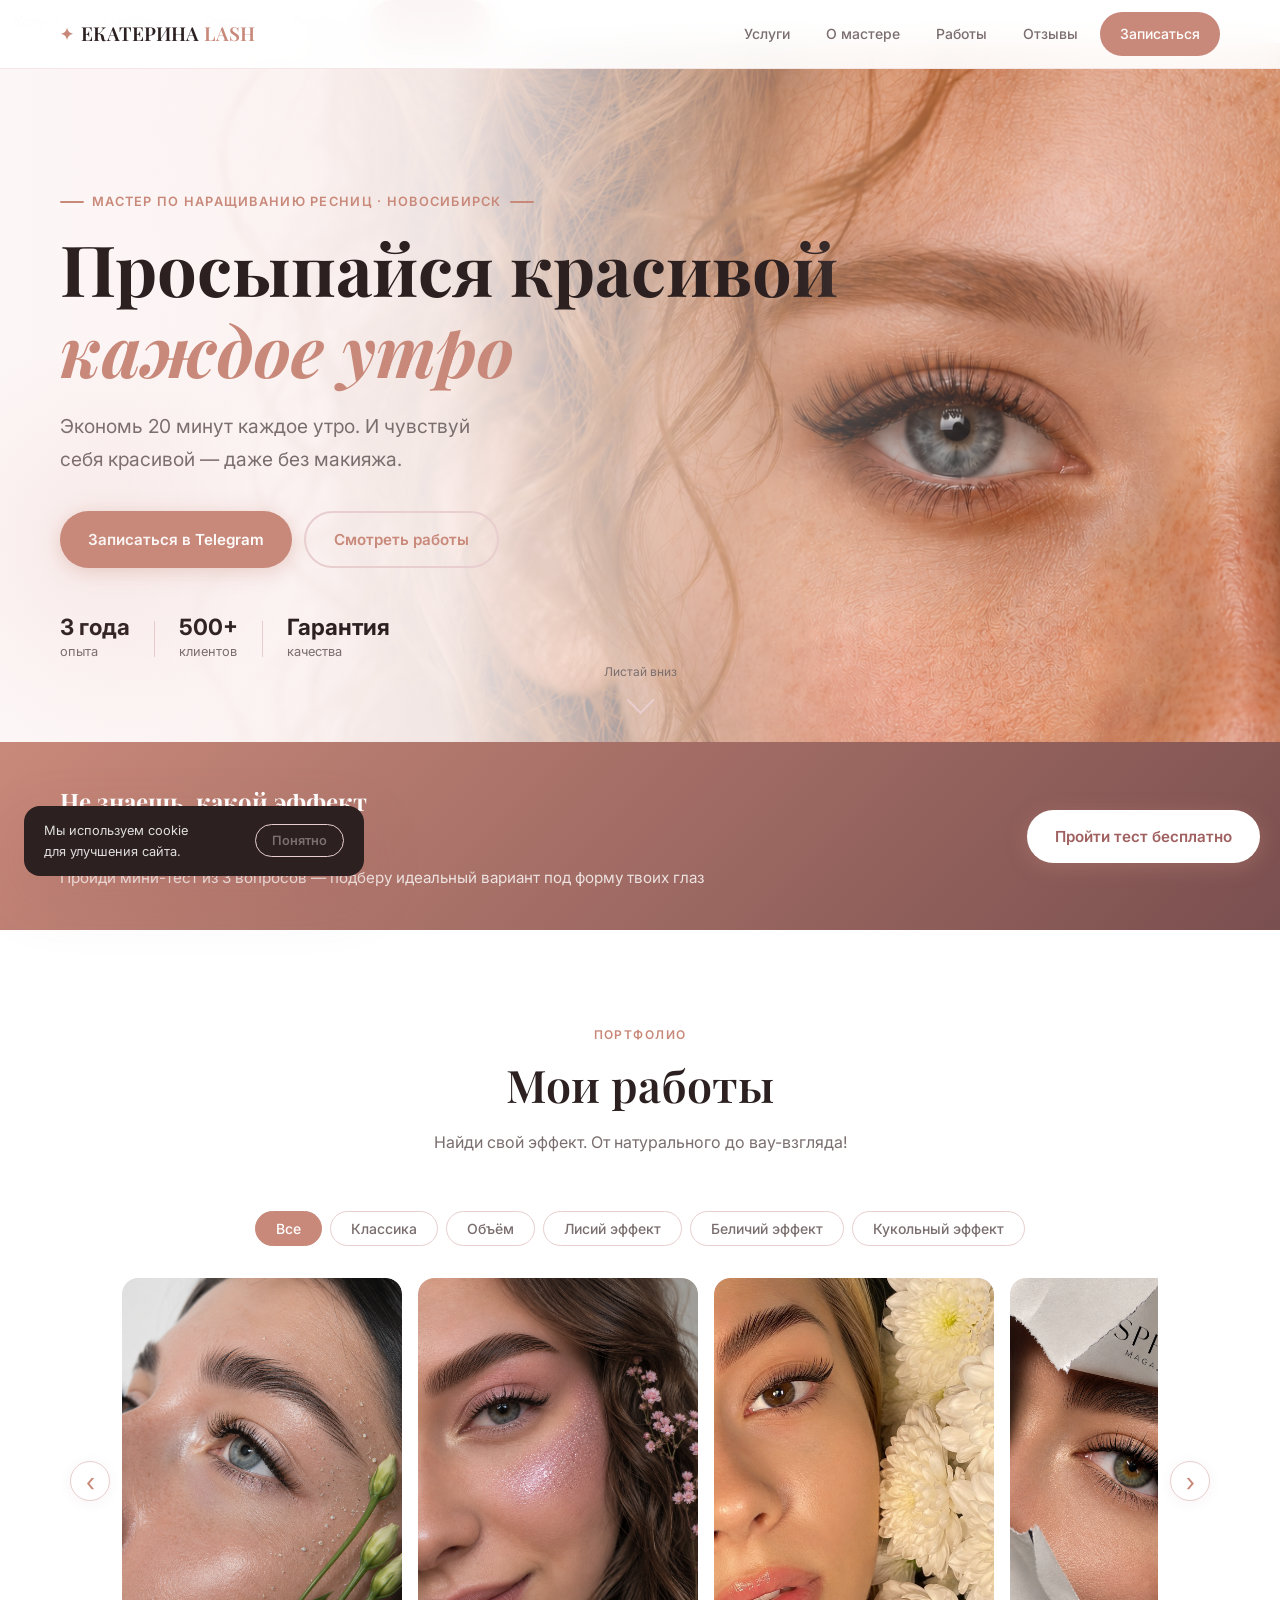
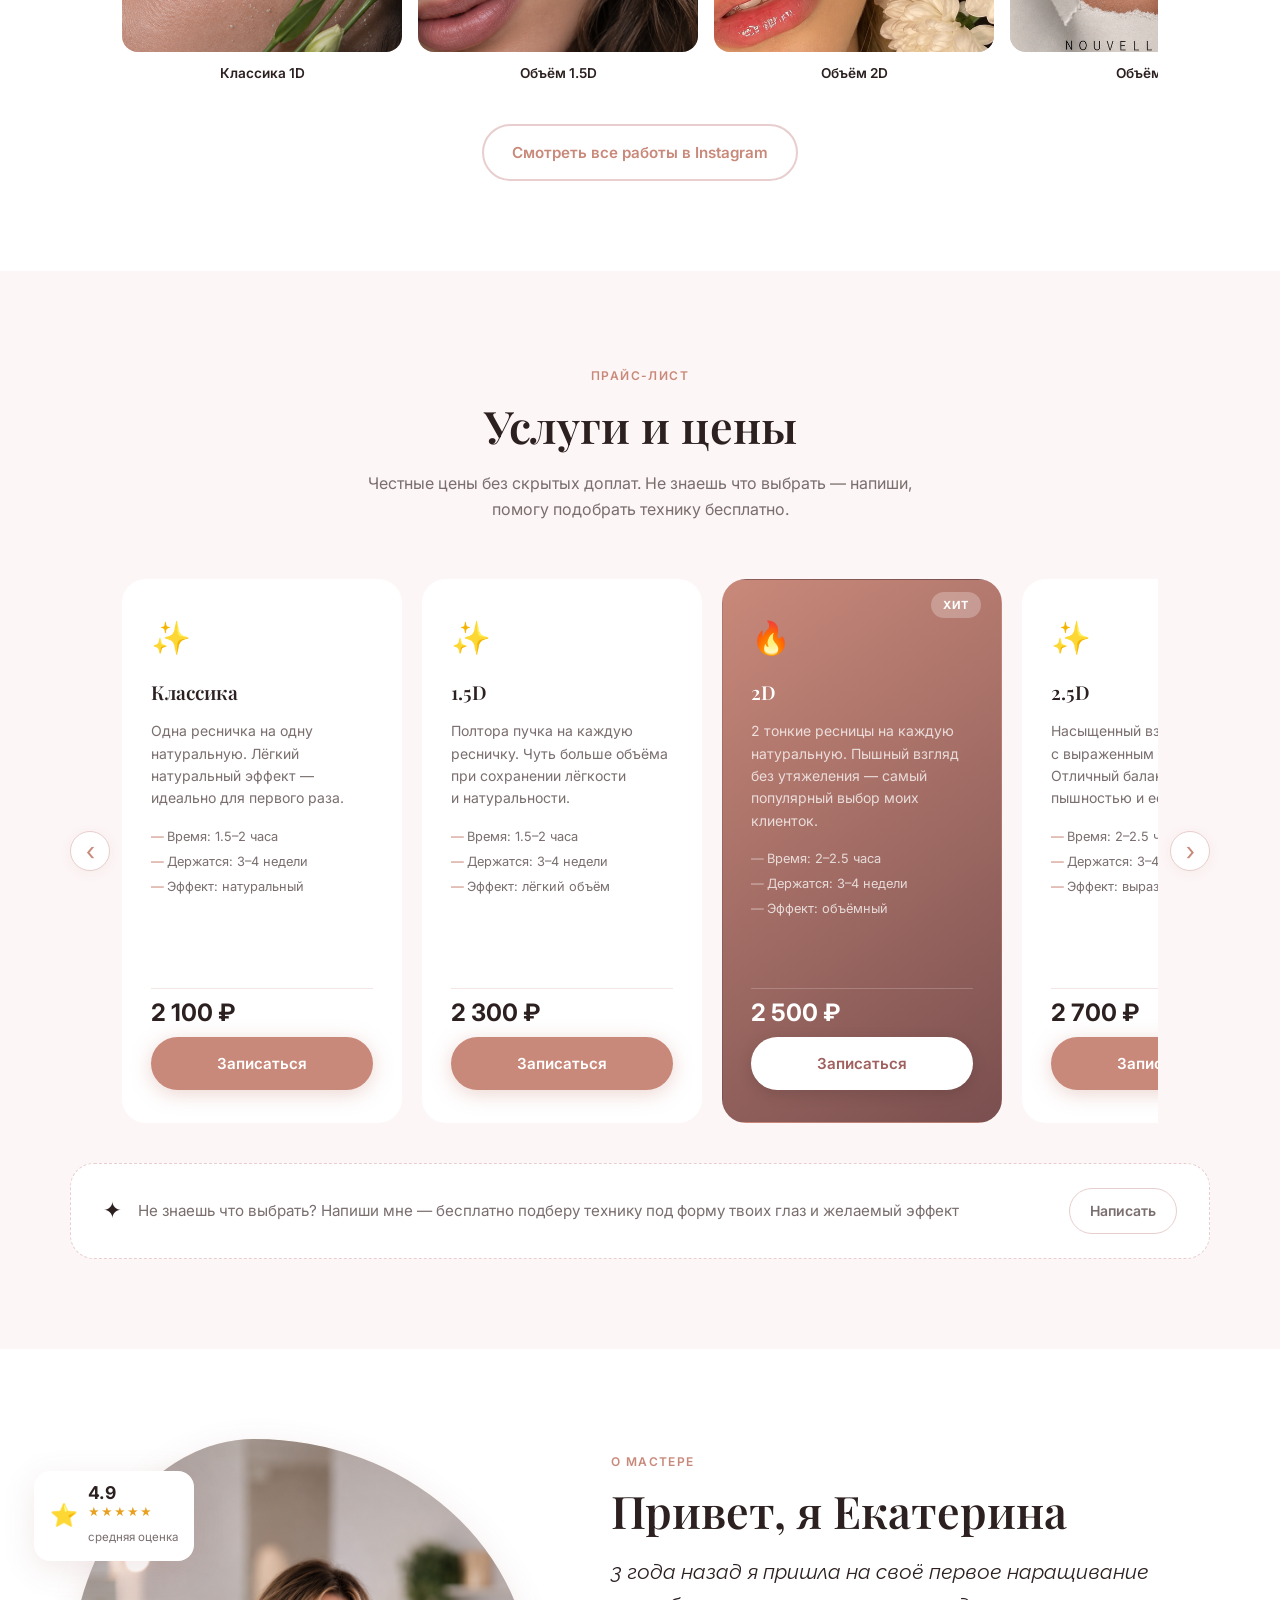
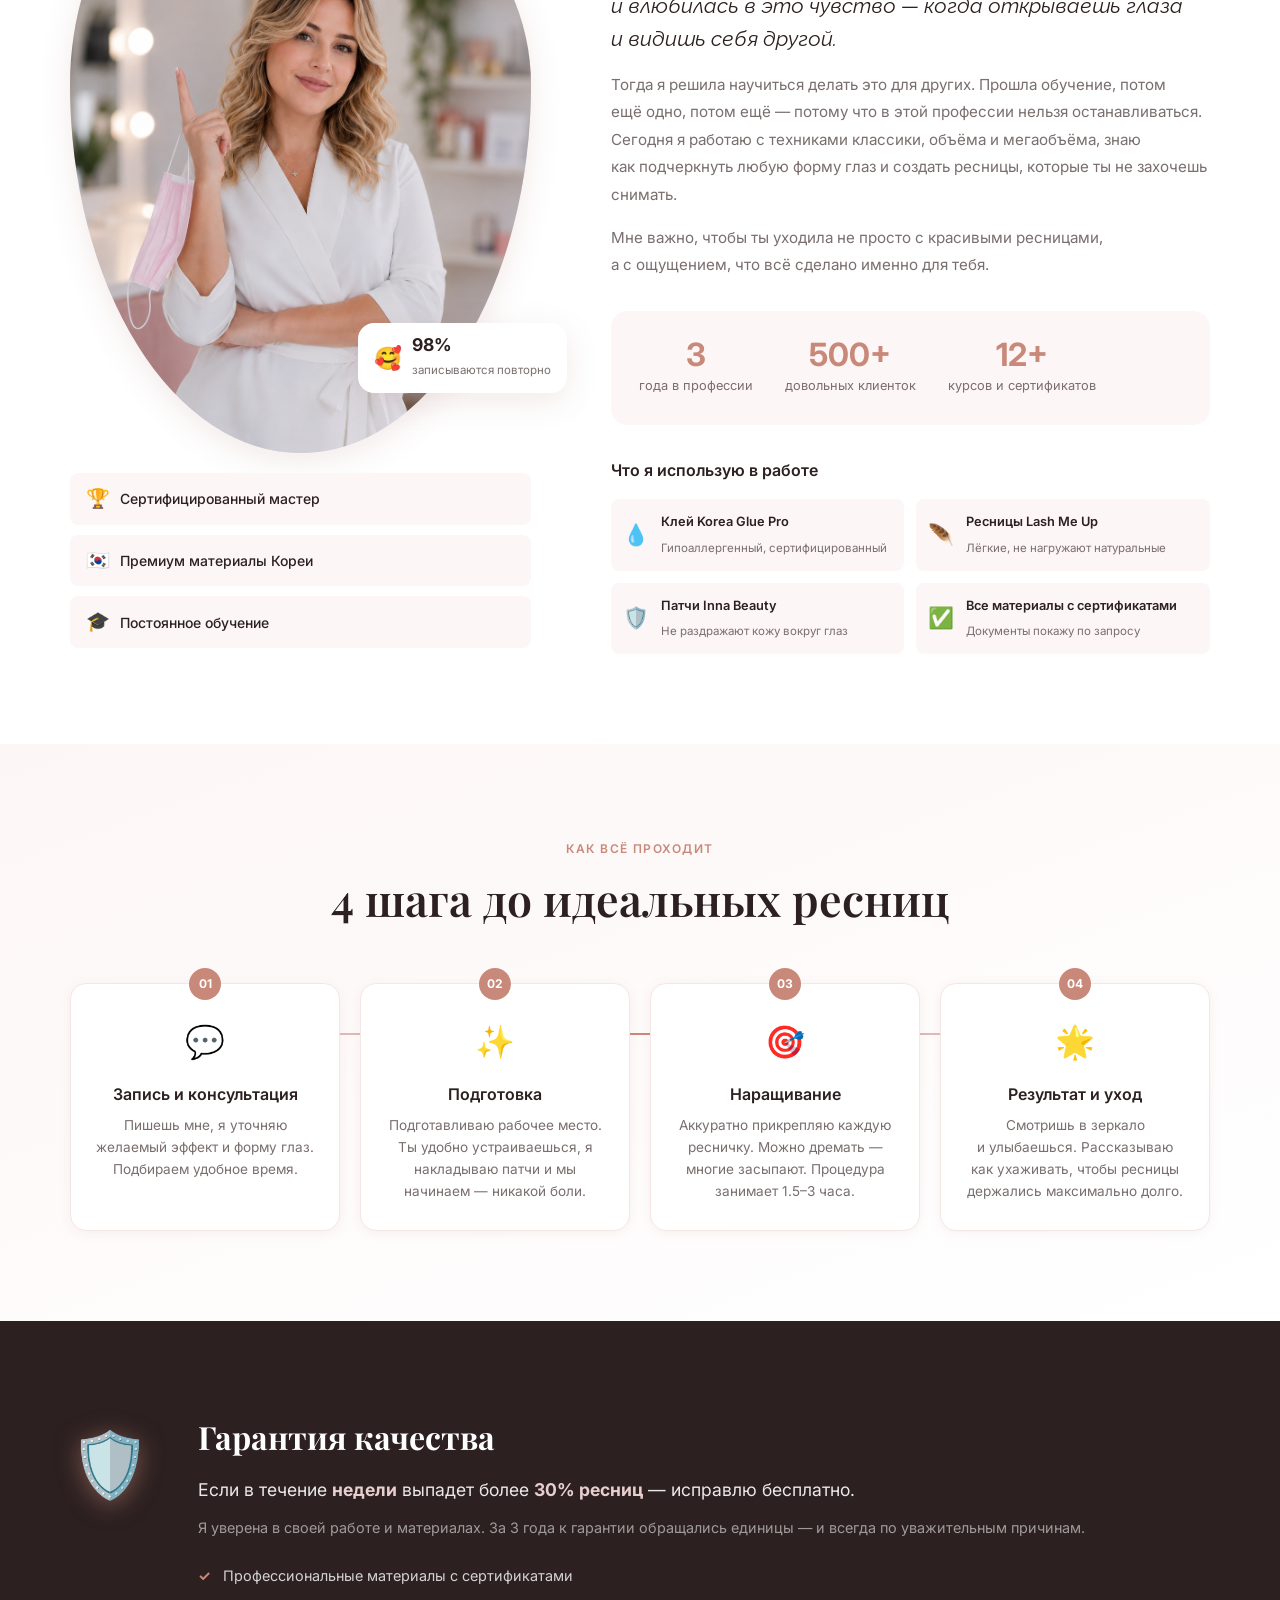
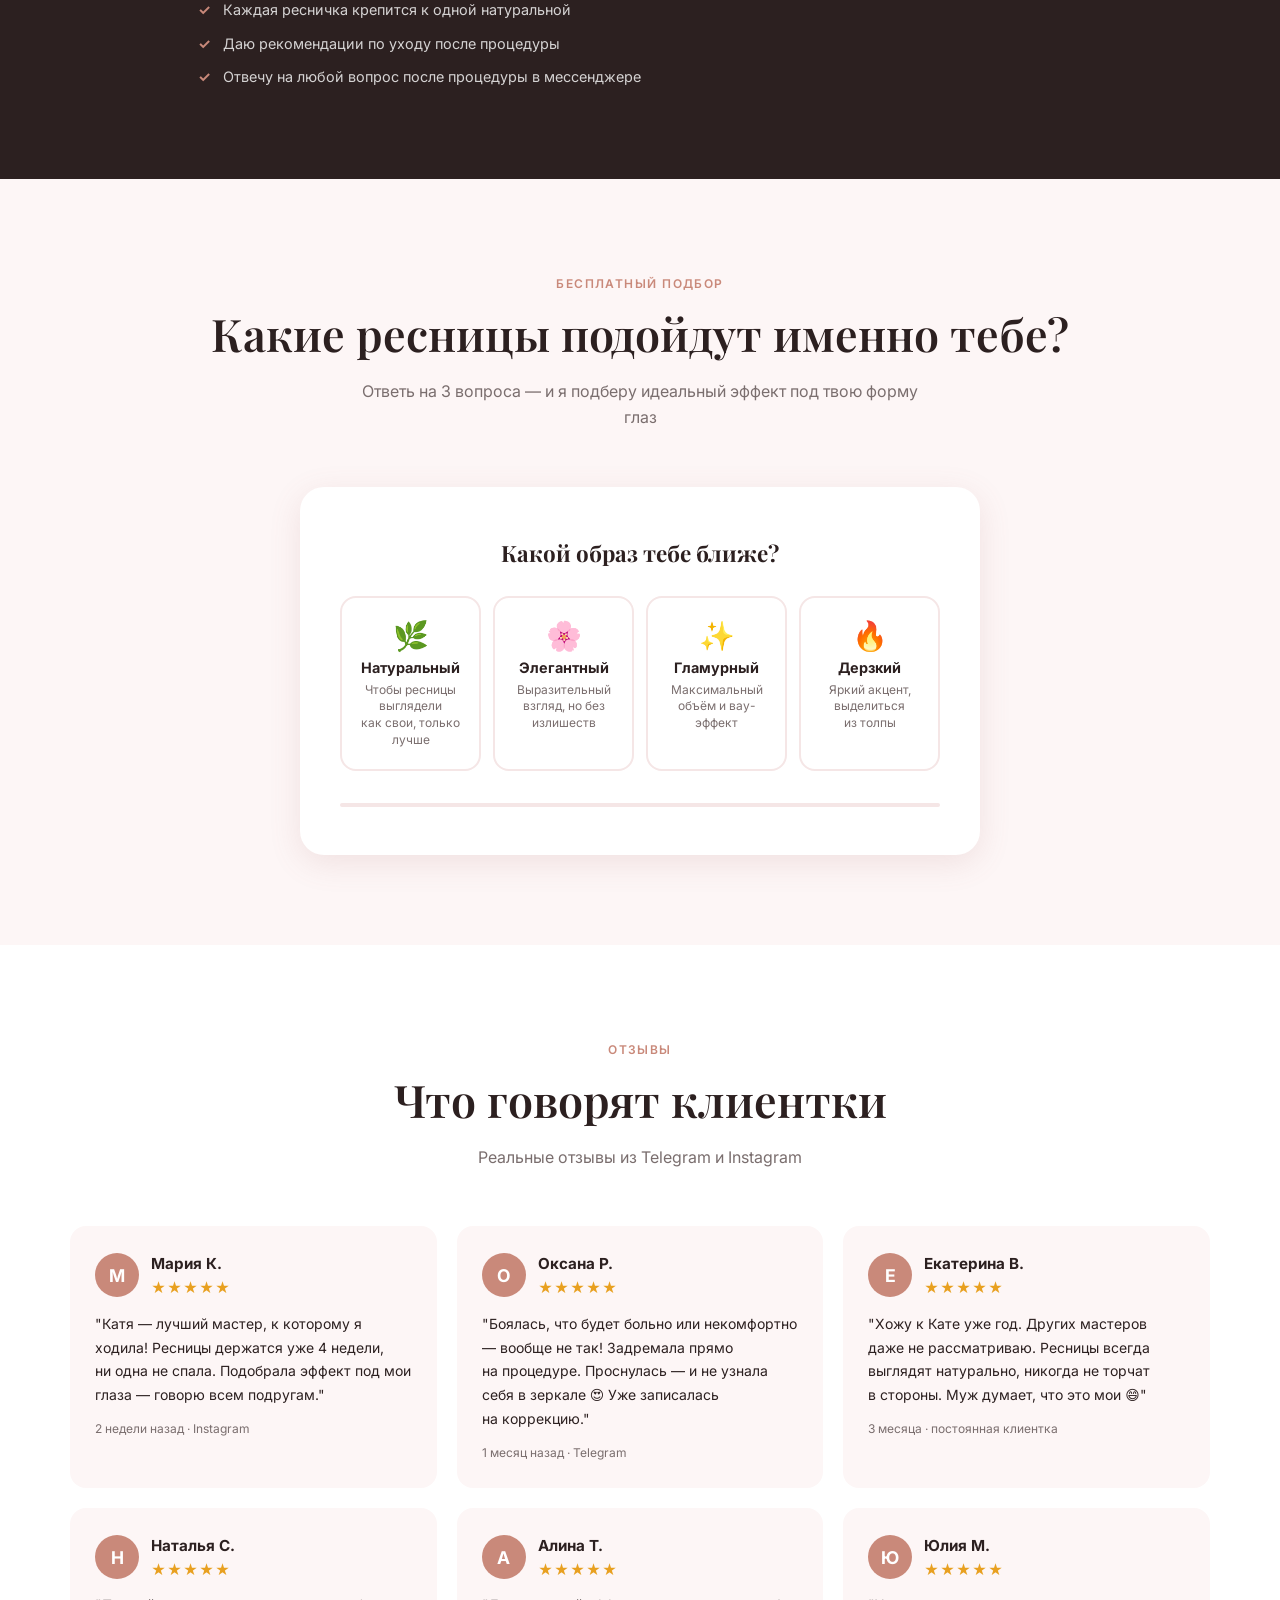
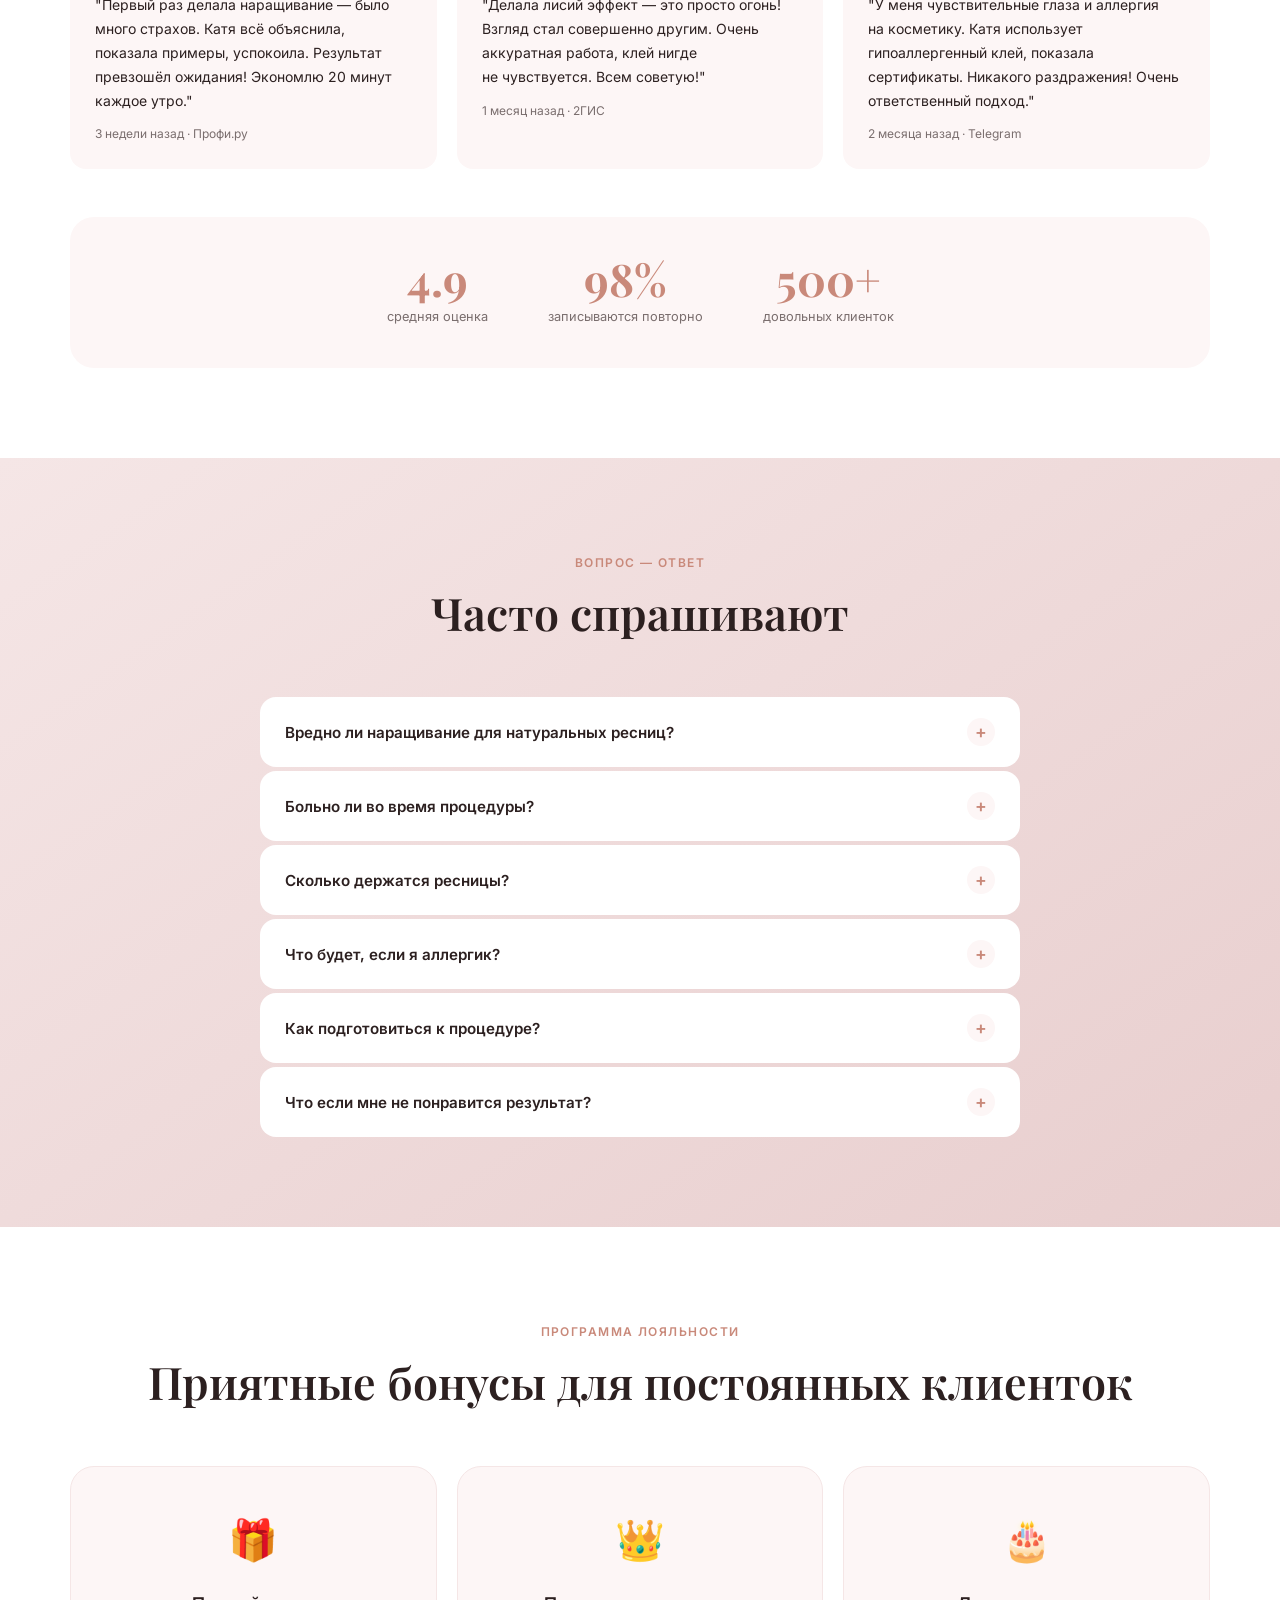
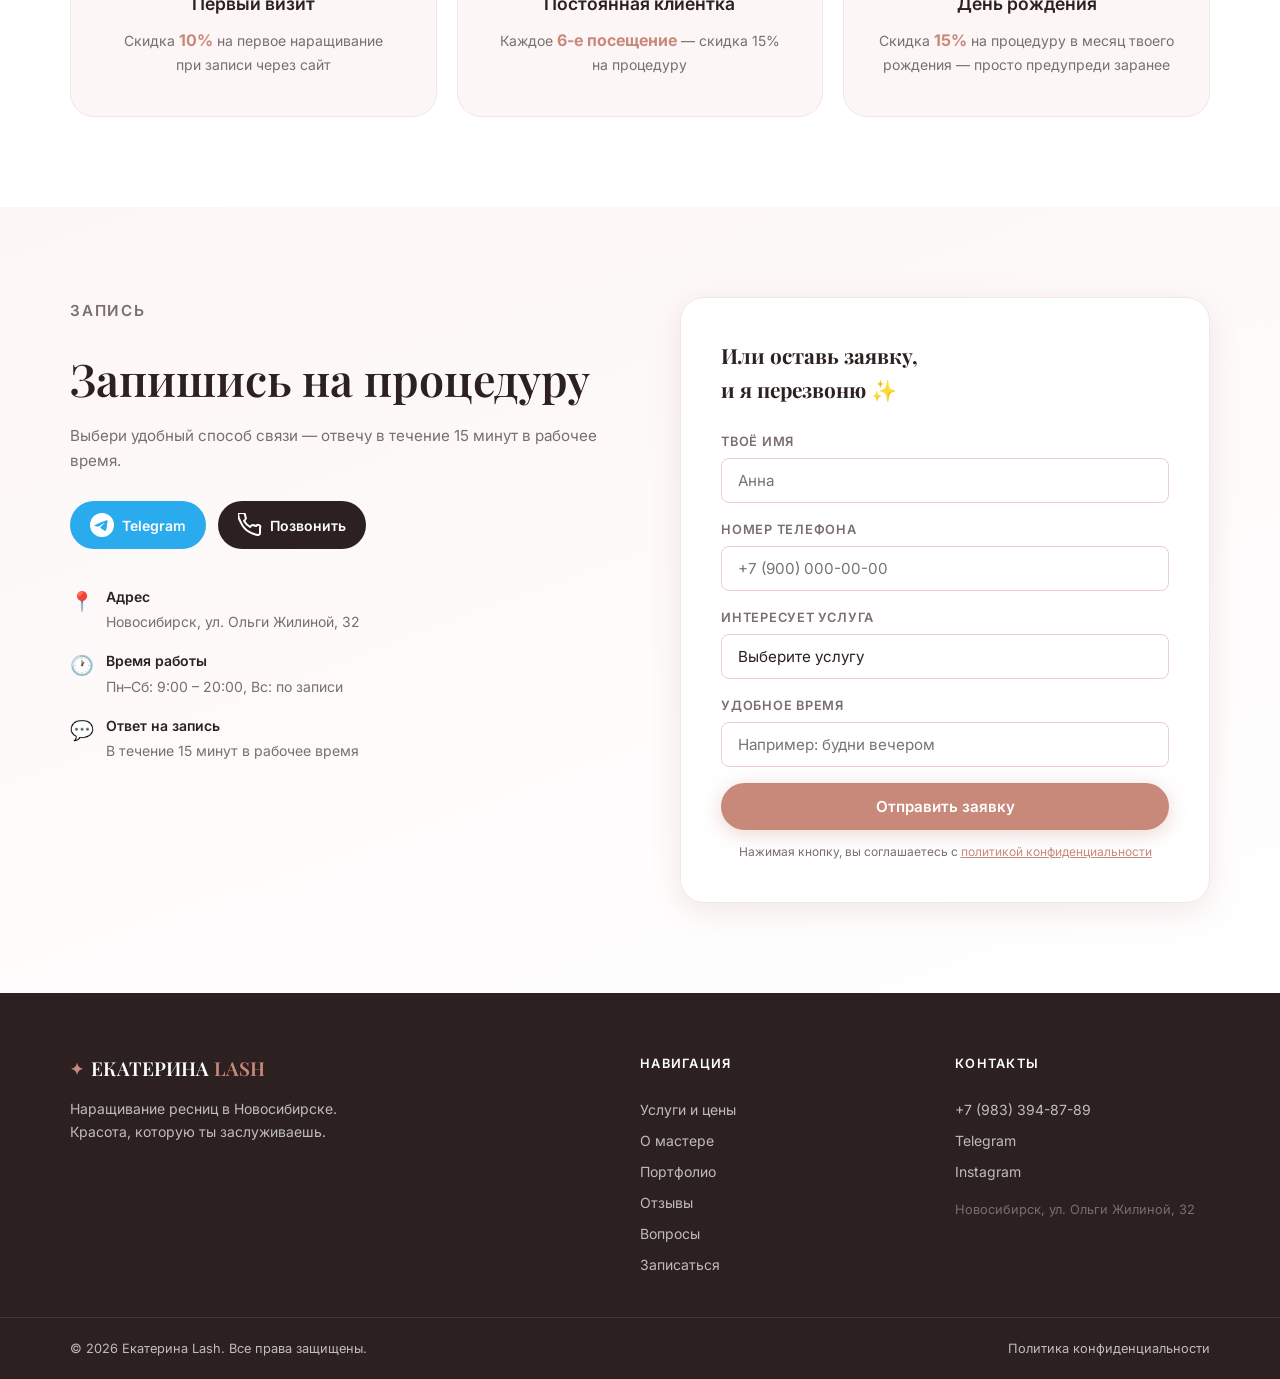
<file: index.html>
<!DOCTYPE html>
<html lang="ru">
<head>
  <meta charset="UTF-8" />
  <meta name="viewport" content="width=device-width, initial-scale=1.0" />
  <title>Наращивание ресниц в Новосибирске | Мастер Екатерина</title>
  <meta name="description" content="Профессиональное наращивание ресниц в Новосибирске. Авторский подход, премиум материалы, гарантия результата. Запишитесь онлайн." />
  <link rel="preconnect" href="https://fonts.googleapis.com" />
  <link rel="preconnect" href="https://fonts.gstatic.com" crossorigin />
  <link href="https://fonts.googleapis.com/css2?family=Playfair+Display:ital,wght@0,400;0,500;0,600;0,700;1,400&family=Inter:wght@300;400;500;600&family=Raleway:ital,wght@1,400;1,500&display=swap" rel="stylesheet" />
  <link rel="stylesheet" href="style.css?v=77" />
</head>
<body>

  <!-- ===== HEADER ===== -->
  <header class="header" id="header">
    <div class="container header__inner">
      <a href="#" class="logo">
        <span class="logo__icon">✦</span>
        <span class="logo__text">ЕКАТЕРИНА <span>LASH</span></span>
      </a>
      <nav class="nav" id="nav">
        <a href="#services" class="nav__link">Услуги</a>
        <a href="#about" class="nav__link">О мастере</a>
        <a href="#portfolio" class="nav__link">Работы</a>
        <a href="#reviews" class="nav__link">Отзывы</a>
        <a href="#booking" class="nav__link nav__link--cta">Записаться</a>
      </nav>
      <button class="burger" id="burger" aria-label="Меню">
        <span></span><span></span><span></span>
      </button>
    </div>
  </header>
  <!-- Мобильное меню вне header, чтобы избежать stacking context -->
  <nav class="nav nav--mobile" id="nav-mobile">
    <a href="#services" class="nav__link">Услуги</a>
    <a href="#about" class="nav__link">О мастере</a>
    <a href="#portfolio" class="nav__link">Работы</a>
    <a href="#reviews" class="nav__link">Отзывы</a>
    <a href="#booking" class="nav__link nav__link--cta">Записаться</a>
  </nav>

  <!-- ===== HERO ===== -->
  <section class="hero">
    <div class="hero__left">
      <div class="hero__content">
        <p class="hero__tag">Мастер по наращиванию ресниц · Новосибирск</p>
        <h1 class="hero__title">
          <nobr>Просыпайся красивой</nobr> <em>каждое утро</em>
        </h1>
        <p class="hero__subtitle">
          Экономь 20 минут каждое утро. И&nbsp;чувствуй себя красивой — даже без&nbsp;макияжа.
        </p>
        <div class="hero__actions">
          <a href="https://t.me/anna_lash_nsk?text=Привет!%20Хочу%20записаться%20на%20наращивание%20ресниц" class="btn btn--primary" target="_blank" rel="noopener">
            Записаться в Telegram
          </a>
          <a href="#portfolio" class="btn btn--outline">Смотреть работы</a>
        </div>
        <div class="hero__trust">
          <div class="trust-item">
            <strong>3 года</strong>
            <span>опыта</span>
          </div>
          <div class="trust-divider"></div>
          <div class="trust-item">
            <strong>500+</strong>
            <span>клиентов</span>
          </div>
          <div class="trust-divider"></div>
          <div class="trust-item">
            <strong>Гарантия</strong>
            <span>качества</span>
          </div>
        </div>
      </div>
    </div>
    <div class="hero__right"></div>
    <div class="hero__scroll">
      <span>Листай вниз</span>
      <div class="scroll-arrow"></div>
    </div>
  </section>

  <!-- ===== QUIZ PROMO ===== -->
  <section class="quiz-promo">
    <div class="container quiz-promo__inner">
      <div class="quiz-promo__text">
        <h2>Не знаешь, какой эффект<br>подойдёт тебе?</h2>
        <p>Пройди мини-тест из&nbsp;3 вопросов — подберу идеальный вариант под&nbsp;форму твоих глаз</p>
      </div>
      <a href="#quiz" class="btn btn--primary">Пройти тест бесплатно</a>
    </div>
  </section>

  <!-- ===== PORTFOLIO ===== -->
  <section class="portfolio section" id="portfolio">
    <div class="container">
      <div class="section-header">
        <p class="section-tag">Портфолио</p>
        <h2 class="section-title">Мои работы</h2>
        <p class="section-subtitle">Найди свой эффект. От натурального до вау-взгляда!</p>
      </div>

      <div class="portfolio__tabs">
        <button class="portfolio__tab active" data-filter="all">Все</button>
        <button class="portfolio__tab" data-filter="classic">Классика</button>
        <button class="portfolio__tab" data-filter="volume">Объём</button>
        <button class="portfolio__tab" data-filter="fox">Лисий эффект</button>
        <button class="portfolio__tab" data-filter="squirrel">Беличий эффект</button>
        <button class="portfolio__tab" data-filter="doll">Кукольный эффект</button>
      </div>

      <div class="portfolio__slider-wrap">
        <button class="portfolio__arrow" id="arrowPrev" aria-label="Назад">&#8249;</button>
        <div class="portfolio__grid" id="portfolioGrid">
          <div class="portfolio__item" data-cat="classic">
            <div class="portfolio__img portfolio__img--1">
              <img src="images/work-klassika.png" alt="Классика 1D" onerror="this.parentNode.classList.add('no-img')" />
              <div class="portfolio__overlay"><span>Классика 1D</span><small>Натуральный эффект</small></div>
            </div>
            <div class="portfolio__caption">Классика 1D</div>
          </div>
          <div class="portfolio__item" data-cat="classic">
            <div class="portfolio__img portfolio__img--5">
              <img src="images/work-1-5d.png" alt="Объём 1.5D" onerror="this.parentNode.classList.add('no-img')" />
              <div class="portfolio__overlay"><span>Объём 1.5D</span><small>Лёгкость и кокетство</small></div>
            </div>
            <div class="portfolio__caption">Объём 1.5D</div>
          </div>
          <div class="portfolio__item" data-cat="volume">
            <div class="portfolio__img portfolio__img--2">
              <img src="images/work-2d.png" alt="Объём 2D" onerror="this.parentNode.classList.add('no-img')" />
              <div class="portfolio__overlay"><span>Объём 2D</span><small>Пышный взгляд</small></div>
            </div>
            <div class="portfolio__caption">Объём 2D</div>
          </div>
          <div class="portfolio__item" data-cat="volume">
            <div class="portfolio__img portfolio__img--6">
              <img src="images/work-3d.png" alt="Объём 3D" onerror="this.parentNode.classList.add('no-img')" />
              <div class="portfolio__overlay"><span>Объём 3D</span><small>Роскошный эффект</small></div>
            </div>
            <div class="portfolio__caption">Объём 3D</div>
          </div>
          <div class="portfolio__item" data-cat="fox">
            <div class="portfolio__img portfolio__img--3">
              <img src="images/work-lisiy.png" alt="Лисий эффект" onerror="this.parentNode.classList.add('no-img')" />
              <div class="portfolio__overlay"><span>Лисий эффект</span><small>Игривый взгляд</small></div>
            </div>
            <div class="portfolio__caption">Лисий эффект</div>
          </div>
          <div class="portfolio__item" data-cat="squirrel">
            <div class="portfolio__img portfolio__img--4">
              <img src="images/work-belichiy.png" alt="Беличий эффект" onerror="this.parentNode.classList.add('no-img')" />
              <div class="portfolio__overlay"><span>Беличий эффект</span><small>Выразительный взгляд</small></div>
            </div>
            <div class="portfolio__caption">Беличий эффект</div>
          </div>
          <div class="portfolio__item" data-cat="doll">
            <div class="portfolio__img portfolio__img--5">
              <img src="images/work-kukolniy.png" alt="Кукольный эффект" onerror="this.parentNode.classList.add('no-img')" />
              <div class="portfolio__overlay"><span>Кукольный эффект</span><small>Открытый взгляд</small></div>
            </div>
            <div class="portfolio__caption">Кукольный эффект</div>
          </div>
        </div>
        <button class="portfolio__arrow" id="arrowNext" aria-label="Вперёд">&#8250;</button>
      </div>

      <div class="portfolio__footer">
        <a href="https://www.instagram.com/" class="btn btn--outline" target="_blank" rel="noopener">
          Смотреть все работы в Instagram
        </a>
      </div>
    </div>
  </section>

  <!-- ===== SERVICES ===== -->
  <section class="services section" id="services">
    <div class="container">
      <div class="section-header">
        <p class="section-tag">Прайс-лист</p>
        <h2 class="section-title">Услуги и цены</h2>
        <p class="section-subtitle">Честные цены без&nbsp;скрытых доплат. Не&nbsp;знаешь что выбрать — напиши, помогу подобрать технику бесплатно.</p>
      </div>

      <div class="services__slider-wrap">
        <button class="services__arrow" id="srvArrowPrev" aria-label="Назад">&#8249;</button>
        <div class="services__grid" id="servicesGrid">

          <div class="service-card">
            <div class="service-card__icon">✨</div>
            <h3 class="service-card__title">Классика</h3>
            <p class="service-card__desc">Одна ресничка на&nbsp;одну натуральную. Лёгкий натуральный эффект — идеально для&nbsp;первого раза.</p>
            <ul class="service-card__features">
              <li>Время: 1.5–2 часа</li>
              <li>Держатся: 3–4 недели</li>
              <li>Эффект: натуральный</li>
            </ul>
            <div class="service-card__price">
              <strong>2 100 ₽</strong>
            </div>
            <a href="https://t.me/anna_lash_nsk?text=Хочу%20записаться%20на%20классику" class="btn btn--primary" target="_blank" rel="noopener">Записаться</a>
          </div>

          <div class="service-card">
            <div class="service-card__icon">✨</div>
            <h3 class="service-card__title">1.5D</h3>
            <p class="service-card__desc">Полтора пучка на&nbsp;каждую ресничку. Чуть больше объёма при&nbsp;сохранении лёгкости и&nbsp;натуральности.</p>
            <ul class="service-card__features">
              <li>Время: 1.5–2 часа</li>
              <li>Держатся: 3–4 недели</li>
              <li>Эффект: лёгкий объём</li>
            </ul>
            <div class="service-card__price">
              <strong>2 300 ₽</strong>
            </div>
            <a href="https://t.me/anna_lash_nsk?text=Хочу%20записаться%20на%201.5D" class="btn btn--primary" target="_blank" rel="noopener">Записаться</a>
          </div>

          <div class="service-card service-card--featured">
            <div class="service-card__badge service-card__badge--gold">Хит</div>
            <div class="service-card__icon">🔥</div>
            <h3 class="service-card__title">2D</h3>
            <p class="service-card__desc">2 тонкие ресницы на&nbsp;каждую натуральную. Пышный взгляд без&nbsp;утяжеления — самый популярный выбор моих клиенток.</p>
            <ul class="service-card__features">
              <li>Время: 2–2.5 часа</li>
              <li>Держатся: 3–4 недели</li>
              <li>Эффект: объёмный</li>
            </ul>
            <div class="service-card__price">
              <strong>2 500 ₽</strong>
            </div>
            <a href="https://t.me/anna_lash_nsk?text=Хочу%20записаться%20на%202D" class="btn btn--white" target="_blank" rel="noopener">Записаться</a>
          </div>

          <div class="service-card">
            <div class="service-card__icon">✨</div>
            <h3 class="service-card__title">2.5D</h3>
            <p class="service-card__desc">Насыщенный взгляд с&nbsp;выраженным объёмом. Отличный баланс между пышностью и&nbsp;естественностью.</p>
            <ul class="service-card__features">
              <li>Время: 2–2.5 часа</li>
              <li>Держатся: 3–4 недели</li>
              <li>Эффект: выразительный</li>
            </ul>
            <div class="service-card__price">
              <strong>2 700 ₽</strong>
            </div>
            <a href="https://t.me/anna_lash_nsk?text=Хочу%20записаться%20на%202.5D" class="btn btn--primary" target="_blank" rel="noopener">Записаться</a>
          </div>

          <div class="service-card">
            <div class="service-card__icon">✨</div>
            <h3 class="service-card__title">3D</h3>
            <p class="service-card__desc">3 ресницы в&nbsp;пучке — роскошный густой взгляд. Для&nbsp;тех, кто хочет максимального эффекта.</p>
            <ul class="service-card__features">
              <li>Время: 2.5–3 часа</li>
              <li>Держатся: 3–4 недели</li>
              <li>Эффект: драматичный</li>
            </ul>
            <div class="service-card__price">
              <strong>2 900 ₽</strong>
            </div>
            <a href="https://t.me/anna_lash_nsk?text=Хочу%20записаться%20на%203D" class="btn btn--primary" target="_blank" rel="noopener">Записаться</a>
          </div>

          <div class="service-card">
            <div class="service-card__icon">✨</div>
            <h3 class="service-card__title">Снятие ресниц</h3>
            <p class="service-card__desc">Аккуратное профессиональное снятие без&nbsp;повреждений. Безопасный ремувер, который растворяет клей, не&nbsp;трогая натуральные ресницы.</p>
            <ul class="service-card__features">
              <li>Время: 30–40 минут</li>
              <li>Без болевых ощущений</li>
              <li>Ресницы остаются здоровыми</li>
            </ul>
            <div class="service-card__price">
              <strong>300 ₽</strong>
              <span>бесплатно при записи на наращивание</span>
            </div>
            <a href="https://t.me/anna_lash_nsk?text=Хочу%20записаться%20на%20снятие%20ресниц" class="btn btn--primary" target="_blank" rel="noopener">Записаться</a>
          </div>

        </div>
        <button class="services__arrow" id="srvArrowNext" aria-label="Вперёд">&#8250;</button>
      </div>

      <div class="services__note">
        <span>✦</span>
        <p>Не&nbsp;знаешь что выбрать? Напиши мне — бесплатно подберу технику под&nbsp;форму твоих глаз и&nbsp;желаемый эффект</p>
        <a href="https://t.me/anna_lash_nsk?text=Помоги%20выбрать%20технику%20наращивания" target="_blank" rel="noopener" class="btn btn--ghost">Написать</a>
      </div>

    </div>
  </section>

  <!-- ===== ABOUT ===== -->
  <section class="about section" id="about">
    <div class="container about__inner">
      <div class="about__visual">
        <div class="about__photo-wrap">
          <div class="about__photo">
            <img src="images/master2.jpg" alt="Екатерина — мастер по ресницам" onerror="this.style.display='none'" />
            <div class="about__photo-placeholder">
              <div class="placeholder-icon">✦</div>
              <p>Фото мастера</p>
            </div>
          </div>
          <div class="about__badge about__badge--1">
            <div class="about__badge-icon">⭐</div>
            <div>
              <strong>4.9</strong>
              <div class="about__badge-stars">★★★★★</div>
              <span>средняя оценка</span>
            </div>
          </div>
          <div class="about__badge about__badge--2">
            <div class="about__badge-icon">🥰</div>
            <div>
              <strong>98%</strong>
              <span>записываются повторно</span>
            </div>
          </div>
        </div>
        <div class="about__certs">
          <div class="cert-item">
            <span class="cert-icon">🏆</span>
            <span>Сертифицированный мастер</span>
          </div>
          <div class="cert-item">
            <span class="cert-icon">🇰🇷</span>
            <span>Премиум материалы Кореи</span>
          </div>
          <div class="cert-item">
            <span class="cert-icon">🎓</span>
            <span>Постоянное обучение</span>
          </div>
        </div>
      </div>
      <div class="about__content">
        <p class="section-tag">О мастере</p>
        <h2 class="section-title">Привет, я Екатерина</h2>
        <p class="about__lead">3 года назад я пришла на&nbsp;своё первое наращивание и&nbsp;влюбилась в&nbsp;это чувство — когда открываешь глаза и&nbsp;видишь себя другой.</p>
        <p class="about__text">Тогда я решила научиться делать это для других. Прошла обучение, потом ещё одно, потом ещё — потому что в этой профессии нельзя останавливаться. Сегодня я работаю с техниками классики, объёма и мегаобъёма, знаю как подчеркнуть любую форму глаз и создать ресницы, которые ты не захочешь снимать.</p>
        <p class="about__text">Мне важно, чтобы ты уходила не&nbsp;просто с&nbsp;красивыми ресницами, а&nbsp;с&nbsp;ощущением, что всё сделано именно для&nbsp;тебя.</p>

        <div class="about__stats">
          <div class="about__stat">
            <strong>3</strong>
            <span>года в профессии</span>
          </div>
          <div class="about__stat">
            <strong>500+</strong>
            <span>довольных клиенток</span>
          </div>
          <div class="about__stat">
            <strong>12+</strong>
            <span>курсов и сертификатов</span>
          </div>
        </div>

        <div class="about__materials">
          <h3>Что я использую в работе</h3>
          <div class="materials-grid">
            <div class="material-item">
              <span class="material-icon">💧</span>
              <div>
                <strong>Клей Korea Glue Pro</strong>
                <small>Гипоаллергенный, сертифицированный</small>
              </div>
            </div>
            <div class="material-item">
              <span class="material-icon">🪶</span>
              <div>
                <strong>Ресницы Lash Me Up</strong>
                <small>Лёгкие, не нагружают натуральные</small>
              </div>
            </div>
            <div class="material-item">
              <span class="material-icon">🛡️</span>
              <div>
                <strong>Патчи Inna Beauty</strong>
                <small>Не раздражают кожу вокруг глаз</small>
              </div>
            </div>
            <div class="material-item">
              <span class="material-icon">✅</span>
              <div>
                <strong>Все материалы с сертификатами</strong>
                <small>Документы покажу по запросу</small>
              </div>
            </div>
          </div>
        </div>
      </div>
    </div>
  </section>

  <!-- ===== HOW IT WORKS ===== -->
  <section class="steps section">
    <div class="container">
      <div class="section-header">
        <p class="section-tag">Как всё проходит</p>
        <h2 class="section-title">4 шага до идеальных ресниц</h2>
      </div>
      <div class="steps__grid">
        <div class="step-card">
          <div class="step-card__num">01</div>
          <div class="step-card__icon">💬</div>
          <h3>Запись и консультация</h3>
          <p>Пишешь мне, я уточняю желаемый эффект и&nbsp;форму глаз. Подбираем удобное время.</p>
        </div>
        <div class="step-card">
          <div class="step-card__num">02</div>
          <div class="step-card__icon">✨</div>
          <h3>Подготовка</h3>
          <p>Подготавливаю рабочее место. Ты удобно устраиваешься, я накладываю патчи и&nbsp;мы начинаем — никакой боли.</p>
        </div>
        <div class="step-card">
          <div class="step-card__num">03</div>
          <div class="step-card__icon">🎯</div>
          <h3>Наращивание</h3>
          <p>Аккуратно прикрепляю каждую ресничку. Можно дремать — многие засыпают. Процедура занимает 1.5–3 часа.</p>
        </div>
        <div class="step-card">
          <div class="step-card__num">04</div>
          <div class="step-card__icon">🌟</div>
          <h3>Результат и уход</h3>
          <p>Смотришь в&nbsp;зеркало и&nbsp;улыбаешься. Рассказываю как ухаживать, чтобы ресницы держались максимально долго.</p>
        </div>
      </div>
    </div>
  </section>

  <!-- ===== GUARANTEE ===== -->
  <section class="guarantee section">
    <div class="container guarantee__inner">
      <div class="guarantee__icon">🛡️</div>
      <div class="guarantee__content">
        <h2>Гарантия качества</h2>
        <p class="guarantee__main">Если в&nbsp;течение <strong>недели</strong> выпадет более <strong>30% ресниц</strong> — исправлю бесплатно.</p>
        <p class="guarantee__sub">Я уверена в&nbsp;своей работе и&nbsp;материалах. За&nbsp;3 года к&nbsp;гарантии обращались единицы — и&nbsp;всегда по&nbsp;уважительным причинам.</p>
        <div class="guarantee__list">
          <div class="guarantee-item">
            <span>✓</span>
            <span>Профессиональные материалы с сертификатами</span>
          </div>
          <div class="guarantee-item">
            <span>✓</span>
            <span>Каждая ресничка крепится к одной натуральной</span>
          </div>
          <div class="guarantee-item">
            <span>✓</span>
            <span>Даю рекомендации по уходу после процедуры</span>
          </div>
          <div class="guarantee-item">
            <span>✓</span>
            <span>Отвечу на любой вопрос после процедуры в мессенджере</span>
          </div>
        </div>
      </div>
    </div>
  </section>

  <!-- ===== QUIZ ===== -->
  <section class="quiz section" id="quiz">
    <div class="container">
      <div class="section-header">
        <p class="section-tag">Бесплатный подбор</p>
        <h2 class="section-title">Какие ресницы подойдут именно тебе?</h2>
        <p class="section-subtitle">Ответь на&nbsp;3 вопроса — и&nbsp;я подберу идеальный эффект под&nbsp;твою форму глаз</p>
      </div>

      <div class="quiz__wrapper">
        <div class="quiz__steps">
          <div class="quiz__step active" id="quiz-step-1">
            <h3>Какой образ тебе ближе?</h3>
            <div class="quiz__options">
              <button class="quiz__option" data-next="2" data-value="natural">
                <span class="quiz__option-icon">🌿</span>
                <strong>Натуральный</strong>
                <small>Чтобы ресницы выглядели как свои, только лучше</small>
              </button>
              <button class="quiz__option" data-next="2" data-value="elegant">
                <span class="quiz__option-icon">🌸</span>
                <strong>Элегантный</strong>
                <small>Выразительный взгляд, но без излишеств</small>
              </button>
              <button class="quiz__option" data-next="2" data-value="glamour">
                <span class="quiz__option-icon">✨</span>
                <strong>Гламурный</strong>
                <small>Максимальный объём и вау-эффект</small>
              </button>
              <button class="quiz__option" data-next="2" data-value="bold">
                <span class="quiz__option-icon">🔥</span>
                <strong>Дерзкий</strong>
                <small>Яркий акцент, выделиться из толпы</small>
              </button>
            </div>
          </div>

          <div class="quiz__step" id="quiz-step-2">
            <h3>Как ты проводишь большую часть времени?</h3>
            <div class="quiz__options">
              <button class="quiz__option" data-next="3" data-value="office">
                <span class="quiz__option-icon">💼</span>
                <strong>Работа / офис</strong>
                <small>Деловой стиль, дресс-код</small>
              </button>
              <button class="quiz__option" data-next="3" data-value="active">
                <span class="quiz__option-icon">🏃‍♀️</span>
                <strong>Активная жизнь</strong>
                <small>Спорт, прогулки, путешествия</small>
              </button>
              <button class="quiz__option" data-next="3" data-value="social">
                <span class="quiz__option-icon">🥂</span>
                <strong>Светская жизнь</strong>
                <small>События, встречи, фото</small>
              </button>
              <button class="quiz__option" data-next="3" data-value="home">
                <span class="quiz__option-icon">🏡</span>
                <strong>Дом / уют</strong>
                <small>Работаю дома, встречи с близкими</small>
              </button>
            </div>
          </div>

          <div class="quiz__step" id="quiz-step-3">
            <h3>Какая форма глаз у тебя?</h3>
            <div class="quiz__options">
              <button class="quiz__option" data-next="result" data-value="round">
                <span class="quiz__option-icon">👁️</span>
                <strong>Круглые</strong>
              </button>
              <button class="quiz__option" data-next="result" data-value="almond">
                <span class="quiz__option-icon">✨</span>
                <strong>Миндалевидные</strong>
              </button>
              <button class="quiz__option" data-next="result" data-value="narrow">
                <span class="quiz__option-icon">🌙</span>
                <strong>Узкие / восточный разрез</strong>
              </button>
              <button class="quiz__option" data-next="result" data-value="dontknow">
                <span class="quiz__option-icon">🤷‍♀️</span>
                <strong>Не знаю</strong>
              </button>
            </div>
          </div>

          <div class="quiz__step" id="quiz-step-result">
            <div class="quiz__result">
              <div class="quiz__result-icon">🎉</div>
              <h3>Отлично! Я знаю, что тебе подойдёт</h3>
              <p class="quiz__result-text">На&nbsp;основе твоих ответов я подготовлю персональную рекомендацию по&nbsp;технике и&nbsp;эффекту. Напиши мне — расскажу всё подробнее и&nbsp;запишем тебя <nobr>на удобное время!</nobr></p>
              <a href="https://t.me/anna_lash_nsk?text=Прошла%20тест%20на%20сайте!%20Хочу%20узнать%20какие%20ресницы%20мне%20подойдут" class="btn btn--primary" target="_blank" rel="noopener">
                Получить рекомендацию в Telegram
              </a>
              <button class="btn btn--ghost quiz__restart">Пройти снова</button>
            </div>
          </div>
        </div>

        <div class="quiz__progress">
          <div class="quiz__progress-bar" id="quiz-progress"></div>
        </div>
      </div>
    </div>
  </section>

  <!-- ===== REVIEWS ===== -->
  <section class="reviews section" id="reviews">
    <div class="container">
      <div class="section-header">
        <p class="section-tag">Отзывы</p>
        <h2 class="section-title">Что говорят клиентки</h2>
        <p class="section-subtitle">Реальные отзывы из Telegram и Instagram</p>
      </div>

      <div class="reviews__grid">

        <div class="review-card">
          <div class="review-card__header">
            <div class="review-card__avatar">М</div>
            <div>
              <strong>Мария К.</strong>
              <div class="review-card__stars">★★★★★</div>
            </div>
          </div>
          <p>"Катя — лучший мастер, к&nbsp;которому я ходила! Ресницы держатся уже 4 недели, ни&nbsp;одна не&nbsp;спала. Подобрала эффект под&nbsp;мои глаза — говорю всем подругам."</p>
          <span class="review-card__date">2 недели назад · Instagram</span>
        </div>

        <div class="review-card">
          <div class="review-card__header">
            <div class="review-card__avatar">О</div>
            <div>
              <strong>Оксана Р.</strong>
              <div class="review-card__stars">★★★★★</div>
            </div>
          </div>
          <p>"Боялась, что будет больно или&nbsp;некомфортно — вообще не&nbsp;так! Задремала прямо на&nbsp;процедуре. Проснулась — и&nbsp;не&nbsp;узнала себя в&nbsp;зеркале 😍 Уже записалась на&nbsp;коррекцию."</p>
          <span class="review-card__date">1 месяц назад · Telegram</span>
        </div>

        <div class="review-card">
          <div class="review-card__header">
            <div class="review-card__avatar">Е</div>
            <div>
              <strong>Екатерина В.</strong>
              <div class="review-card__stars">★★★★★</div>
            </div>
          </div>
          <p>"Хожу к&nbsp;Кате уже год. Других мастеров даже не&nbsp;рассматриваю. Ресницы всегда выглядят натурально, никогда не&nbsp;торчат в&nbsp;стороны. Муж думает, что это мои 😄"</p>
          <span class="review-card__date">3 месяца · постоянная клиентка</span>
        </div>

        <div class="review-card">
          <div class="review-card__header">
            <div class="review-card__avatar">Н</div>
            <div>
              <strong>Наталья С.</strong>
              <div class="review-card__stars">★★★★★</div>
            </div>
          </div>
          <p>"Первый раз делала наращивание — было много страхов. Катя всё объяснила, показала примеры, успокоила. Результат превзошёл ожидания! Экономлю 20 минут каждое утро."</p>
          <span class="review-card__date">3 недели назад · Профи.ру</span>
        </div>

        <div class="review-card">
          <div class="review-card__header">
            <div class="review-card__avatar">А</div>
            <div>
              <strong>Алина Т.</strong>
              <div class="review-card__stars">★★★★★</div>
            </div>
          </div>
          <p>"Делала лисий эффект — это просто огонь! Взгляд стал совершенно другим. Очень аккуратная работа, клей нигде не чувствуется. Всем советую!"</p>
          <span class="review-card__date">1 месяц назад · 2ГИС</span>
        </div>

        <div class="review-card">
          <div class="review-card__header">
            <div class="review-card__avatar">Ю</div>
            <div>
              <strong>Юлия М.</strong>
              <div class="review-card__stars">★★★★★</div>
            </div>
          </div>
          <p>"У&nbsp;меня чувствительные глаза и&nbsp;аллергия на&nbsp;косметику. Катя использует гипоаллергенный клей, показала сертификаты. Никакого раздражения! Очень ответственный подход."</p>
          <span class="review-card__date">2 месяца назад · Telegram</span>
        </div>

      </div>

      <div class="reviews__rating">
        <div class="rating-block">
          <strong class="rating-block__num">4.9</strong>
          <span>средняя оценка</span>
        </div>
        <div class="rating-block">
          <strong class="rating-block__num">98%</strong>
          <span>записываются повторно</span>
        </div>
        <div class="rating-block">
          <strong class="rating-block__num">500+</strong>
          <span>довольных клиенток</span>
        </div>
      </div>
    </div>
  </section>

  <!-- ===== FAQ ===== -->
  <section class="faq section" id="faq">
    <div class="container">
      <div class="section-header">
        <p class="section-tag">Вопрос — ответ</p>
        <h2 class="section-title">Часто спрашивают</h2>
      </div>

      <div class="faq__list">

        <div class="faq__item">
          <button class="faq__question">
            Вредно ли наращивание для натуральных ресниц?
            <span class="faq__icon">+</span>
          </button>
          <div class="faq__answer">
            <p>При правильном выполнении — нет. Я крепляю одну ресничку к&nbsp;одной натуральной, не&nbsp;склеивая их между собой. Натуральный рост не&nbsp;нарушается. Важно соблюдать уход и&nbsp;делать коррекции вовремя — тогда свои ресницы остаются здоровыми.</p>
          </div>
        </div>

        <div class="faq__item">
          <button class="faq__question">
            Больно ли во время процедуры?
            <span class="faq__icon">+</span>
          </button>
          <div class="faq__answer">
            <p>Абсолютно нет. Ты лежишь с&nbsp;закрытыми глазами, большинство клиенток дремает или&nbsp;засыпает. Единственное ощущение — лёгкая прохлада от&nbsp;клея в&nbsp;первые минуты. Если чувствуешь дискомфорт во&nbsp;время процедуры — сразу говоришь, я останавливаюсь.</p>
          </div>
        </div>

        <div class="faq__item">
          <button class="faq__question">
            Сколько держатся ресницы?
            <span class="faq__icon">+</span>
          </button>
          <div class="faq__answer">
            <p>В среднем 3–4 недели. Зависит от&nbsp;типа кожи (жирная — держатся меньше), образа жизни (спорт, сауна сокращают срок), и&nbsp;ухода. Я подробно расскажу после процедуры, как продлить результат.</p>
          </div>
        </div>

        <div class="faq__item">
          <button class="faq__question">
            Что будет, если я аллергик?
            <span class="faq__icon">+</span>
          </button>
          <div class="faq__answer">
            <p>Я использую гипоаллергенный клей с&nbsp;сертификатом безопасности. Если у&nbsp;тебя есть аллергические реакции на&nbsp;косметику — предупреди заранее. По&nbsp;запросу могу провести тест-полосу на&nbsp;запястье перед процедурой.</p>
          </div>
        </div>

        <div class="faq__item">
          <button class="faq__question">
            Как подготовиться к процедуре?
            <span class="faq__icon">+</span>
          </button>
          <div class="faq__answer">
            <p>Приди с чистыми ресницами — без туши, теней и масляных средств вокруг глаз. Умой лицо перед процедурой. Не используй кондиционер для ресниц за 2 дня до визита. Линзы лучше снять или взять контейнер.</p>
          </div>
        </div>

        <div class="faq__item">
          <button class="faq__question">
            Что если мне не понравится результат?
            <span class="faq__icon">+</span>
          </button>
          <div class="faq__answer">
            <p>Мы всегда обсуждаем желаемый результат до&nbsp;процедуры — я показываю примеры и&nbsp;объясняю, что подойдёт именно тебе. Если что-то пошло не&nbsp;так в&nbsp;течение недели — исправлю бесплатно. Мне важно, чтобы ты ушла довольной.</p>
          </div>
        </div>


      </div>
    </div>
  </section>

  <!-- ===== LOYALTY ===== -->
  <section class="loyalty section">
    <div class="container">
      <div class="section-header">
        <p class="section-tag">Программа лояльности</p>
        <h2 class="section-title">Приятные бонусы для постоянных клиенток</h2>
      </div>
      <div class="loyalty__grid">
        <div class="loyalty-card">
          <div class="loyalty-card__icon">🎁</div>
          <h3>Первый визит</h3>
          <p>Скидка <strong>10%</strong> на&nbsp;первое наращивание при&nbsp;записи через сайт</p>
        </div>
<div class="loyalty-card">
          <div class="loyalty-card__icon">👑</div>
          <h3>Постоянная клиентка</h3>
          <p>Каждое <strong>6-е посещение</strong> — скидка 15% на процедуру</p>
        </div>
        <div class="loyalty-card">
          <div class="loyalty-card__icon">🎂</div>
          <h3>День рождения</h3>
          <p>Скидка <strong>15%</strong> на&nbsp;процедуру в&nbsp;месяц твоего рождения — просто предупреди заранее</p>
        </div>
      </div>
    </div>
  </section>

  <!-- ===== BOOKING ===== -->
  <section class="booking section" id="booking">
    <div class="container booking__inner">
      <div class="booking__content">
        <p class="section-tag">Запись</p>
        <h2 class="section-title">Запишись на процедуру</h2>
        <p>Выбери удобный способ связи — отвечу в&nbsp;течение 15 минут в&nbsp;рабочее время.</p>

        <div class="booking__messengers">
          <a href="https://t.me/anna_lash_nsk" class="messenger-btn messenger-btn--tg" target="_blank" rel="noopener">
            <svg width="24" height="24" viewBox="0 0 24 24" fill="currentColor"><path d="M11.944 0A12 12 0 0 0 0 12a12 12 0 0 0 12 12 12 12 0 0 0 12-12A12 12 0 0 0 12 0a12 12 0 0 0-.056 0zm4.962 7.224c.1-.002.321.023.465.14a.506.506 0 0 1 .171.325c.016.093.036.306.02.472-.18 1.898-.962 6.502-1.36 8.627-.168.9-.499 1.201-.82 1.23-.696.065-1.225-.46-1.9-.902-1.056-.693-1.653-1.124-2.678-1.8-1.185-.78-.417-1.21.258-1.91.177-.184 3.247-2.977 3.307-3.23.007-.032.014-.15-.056-.212s-.174-.041-.249-.024c-.106.024-1.793 1.14-5.061 3.345-.48.33-.913.49-1.302.48-.428-.008-1.252-.241-1.865-.44-.752-.245-1.349-.374-1.297-.789.027-.216.325-.437.893-.663 3.498-1.524 5.83-2.529 6.998-3.014 3.332-1.386 4.025-1.627 4.476-1.635z"/></svg>
            Telegram
          </a>
          <a href="tel:+79833948789" class="messenger-btn messenger-btn--phone">
            <svg width="24" height="24" viewBox="0 0 24 24" fill="none" stroke="currentColor" stroke-width="2"><path d="M22 16.92v3a2 2 0 01-2.18 2 19.79 19.79 0 01-8.63-3.07A19.5 19.5 0 013.07 9.81a19.79 19.79 0 01-3.07-8.63A2 2 0 012 0h3a2 2 0 012 1.72c.127.96.361 1.903.7 2.81a2 2 0 01-.45 2.11L6.09 7.91a16 16 0 006 6l1.27-1.27a2 2 0 012.11-.45c.907.339 1.85.573 2.81.7A2 2 0 0122 14.92z"/></svg>
            Позвонить
          </a>
        </div>

        <div class="booking__info">
          <div class="booking__info-item">
            <span>📍</span>
            <div>
              <strong>Адрес</strong>
              <span>Новосибирск, ул. Ольги Жилиной, 32</span>
            </div>
          </div>
          <div class="booking__info-item">
            <span>🕐</span>
            <div>
              <strong>Время работы</strong>
              <span>Пн–Сб: 9:00 – 20:00, Вс: по записи</span>
            </div>
          </div>
          <div class="booking__info-item">
            <span>💬</span>
            <div>
              <strong>Ответ на запись</strong>
              <span>В&nbsp;течение 15 минут в&nbsp;рабочее время</span>
            </div>
          </div>
        </div>
      </div>

      <div class="booking__form-wrap">
        <form class="booking__form" id="bookingForm" novalidate>
          <h3>Или оставь заявку,<br>и&nbsp;я перезвоню ✨</h3>
          <div class="form-group">
            <label for="name">Твоё имя</label>
            <input type="text" id="name" name="name" placeholder="Анна" required />
          </div>
          <div class="form-group">
            <label for="phone">Номер телефона</label>
            <input type="tel" id="phone" name="phone" placeholder="+7 (900) 000-00-00" required />
          </div>
          <div class="form-group">
            <label for="service">Интересует услуга</label>
            <select id="service" name="service">
              <option value="">Выберите услугу</option>
              <option>Классика</option>
              <option>1.5D</option>
              <option>2D</option>
              <option>2.5D</option>
              <option>3D</option>
              <option>Снятие ресниц</option>
              <option>Помогите выбрать</option>
            </select>
          </div>
          <div class="form-group">
            <label for="time">Удобное время</label>
            <input type="text" id="time" name="time" placeholder="Например: будни вечером" />
          </div>
          <button type="submit" class="btn btn--primary btn--full">Отправить заявку</button>
          <p class="form-note">Нажимая кнопку, вы соглашаетесь с <a href="#">политикой конфиденциальности</a></p>
        </form>
        <div class="booking__form-success" id="formSuccess">
          <div class="success-icon">✓</div>
          <h3>Заявка отправлена!</h3>
          <p>Свяжусь с&nbsp;тобой в&nbsp;течение 15 минут. Если срочно — пиши в&nbsp;Telegram.</p>
          <a href="https://t.me/anna_lash_nsk" class="btn btn--primary" target="_blank" rel="noopener">Написать сейчас</a>
        </div>
      </div>
    </div>
  </section>

  <!-- ===== FOOTER ===== -->
  <footer class="footer">
    <div class="container footer__inner">
      <div class="footer__brand">
        <a href="#" class="logo">
          <span class="logo__icon">✦</span>
          <span class="logo__text">ЕКАТЕРИНА <span>LASH</span></span>
        </a>
        <p>Наращивание ресниц в Новосибирске.<br />Красота, которую ты заслуживаешь.</p>
      </div>
      <div class="footer__links">
        <h4>Навигация</h4>
        <a href="#services">Услуги и цены</a>
        <a href="#about">О мастере</a>
        <a href="#portfolio">Портфолио</a>
        <a href="#reviews">Отзывы</a>
        <a href="#faq">Вопросы</a>
        <a href="#booking">Записаться</a>
      </div>
      <div class="footer__contacts">
        <h4>Контакты</h4>
        <a href="tel:+79833948789">+7 (983) 394-87-89</a>
        <a href="https://t.me/anna_lash_nsk" target="_blank" rel="noopener">Telegram</a>
        <a href="https://www.instagram.com/" target="_blank" rel="noopener">Instagram</a>
        <p class="footer__address">Новосибирск, ул. Ольги Жилиной, 32</p>
      </div>
    </div>
    <div class="footer__bottom">
      <div class="container">
        <span>© 2026 Екатерина Lash. Все права защищены.</span>
        <a href="#">Политика конфиденциальности</a>
      </div>
    </div>
  </footer>

  <!-- ===== STICKY CTA ===== -->
  <div class="sticky-cta" id="stickyCta">
    <a href="https://t.me/anna_lash_nsk?text=Привет!%20Хочу%20записаться%20на%20наращивание%20ресниц" class="btn btn--primary" target="_blank" rel="noopener">
      Записаться
    </a>
  </div>

  <!-- ===== COOKIE ===== -->
  <div class="cookie-banner" id="cookieBanner">
    <p>Мы используем cookie для улучшения сайта.</p>
    <button class="btn btn--ghost btn--sm" id="cookieAccept">Понятно</button>
  </div>

  <script src="script.js"></script>
</body>
</html>
</file>
<file: style.css>
/* ===========================
   RESET & BASE
=========================== */
*, *::before, *::after { box-sizing: border-box; margin: 0; padding: 0; }

:root {
  --pink-light:   #FDF6F6;
  --pink-soft:    #F5E6E6;
  --pink-mid:     #E8CECE;
  --pink-accent:  #C9897A;
  --pink-dark:    #A06060;
  --brown:        #7A4F4F;
  --dark:         #2C2020;
  --gray:         #7A6E6E;
  --gray-light:   #F0EAEA;
  --white:        #FFFFFF;

  --font-serif:   'Playfair Display', Georgia, serif;
  --font-sans:    'Inter', system-ui, sans-serif;

  --radius-sm:    8px;
  --radius-md:    16px;
  --radius-lg:    24px;
  --radius-xl:    40px;

  --shadow-sm:    0 2px 12px rgba(160,96,96,.08);
  --shadow-md:    0 8px 32px rgba(160,96,96,.14);
  --shadow-lg:    0 20px 60px rgba(160,96,96,.18);

  --transition:   .3s cubic-bezier(.4,0,.2,1);
}

html { scroll-behavior: smooth; font-size: 16px; overflow-x: hidden; }

body {
  font-family: var(--font-sans);
  color: var(--dark);
  background: var(--white);
  line-height: 1.65;
  overflow-x: hidden;
}

img { max-width: 100%; display: block; }
a { color: inherit; text-decoration: none; }
button { font-family: inherit; cursor: pointer; border: none; background: none; }

.container {
  max-width: 1180px;
  margin: 0 auto;
  padding: 0 20px;
}

.section { padding: 90px 0; }

/* ===========================
   TYPOGRAPHY
=========================== */
.section-header { text-align: center; margin-bottom: 56px; }
.section-tag {
  display: inline-block;
  font-size: .75rem;
  font-weight: 600;
  letter-spacing: .12em;
  text-transform: uppercase;
  color: var(--pink-accent);
  margin-bottom: 12px;
}
.section-title {
  font-family: var(--font-serif);
  font-size: clamp(1.8rem, 4vw, 2.8rem);
  font-weight: 600;
  color: var(--dark);
  line-height: 1.25;
  margin-bottom: 16px;
}
.section-subtitle {
  font-size: 1rem;
  color: var(--gray);
  max-width: 560px;
  margin: 0 auto;
}

/* ===========================
   BUTTONS
=========================== */
.btn {
  display: inline-flex;
  align-items: center;
  justify-content: center;
  gap: 8px;
  padding: 14px 28px;
  border-radius: var(--radius-xl);
  font-size: .95rem;
  font-weight: 600;
  transition: var(--transition);
  white-space: nowrap;
  cursor: pointer;
}
.btn--primary {
  background: var(--pink-accent);
  color: var(--white);
  box-shadow: 0 4px 20px rgba(201,137,122,.35);
}
.btn--primary:hover {
  background: var(--pink-dark);
  box-shadow: 0 6px 28px rgba(201,137,122,.45);
  transform: translateY(-1px);
}
.btn--outline {
  background: transparent;
  color: var(--pink-accent);
  border: 2px solid var(--pink-mid);
}
.btn--outline:hover {
  border-color: var(--pink-accent);
  background: var(--pink-soft);
}
.btn--white {
  background: var(--white);
  color: var(--pink-dark);
  box-shadow: 0 4px 16px rgba(0,0,0,.12);
}
.btn--white:hover {
  transform: translateY(-1px);
  box-shadow: 0 8px 24px rgba(0,0,0,.16);
}
.btn--ghost {
  background: transparent;
  color: var(--gray);
  border: 1px solid var(--pink-mid);
  padding: 10px 20px;
  font-size: .875rem;
}
.btn--ghost:hover { background: var(--pink-soft); }
.btn--full { width: 100%; }
.btn--sm { padding: 8px 16px; font-size: .8rem; }

/* ===========================
   HEADER
=========================== */
.header {
  position: fixed;
  top: 0; left: 0; right: 0;
  z-index: 100;
  background: rgba(255,255,255,.92);
  backdrop-filter: blur(16px);
  border-bottom: 1px solid var(--pink-soft);
  transition: var(--transition);
}
.header.scrolled { box-shadow: var(--shadow-sm); }
.header__inner {
  display: flex;
  align-items: center;
  justify-content: space-between;
  height: 68px;
  max-width: none;
  margin: 0;
  padding-left: 60px;
  padding-right: 60px;
}
.logo {
  display: flex;
  align-items: center;
  gap: 8px;
  font-family: var(--font-serif);
  font-size: 1.2rem;
  font-weight: 600;
  color: var(--dark);
}
.logo__icon { color: var(--pink-accent); font-size: 1rem; }
.logo__text span { color: var(--pink-accent); }
.nav {
  display: flex;
  align-items: center;
  gap: 8px;
}
.nav__link {
  padding: 8px 14px;
  font-size: .875rem;
  font-weight: 500;
  color: var(--gray);
  border-radius: var(--radius-xl);
  transition: var(--transition);
}
.nav__link:hover { color: var(--dark); background: var(--pink-soft); }
.nav__link--cta {
  background: var(--pink-accent);
  color: var(--white) !important;
  padding: 10px 20px;
}
.nav__link--cta:hover { background: var(--pink-dark); }
.burger {
  display: none;
  flex-direction: column;
  gap: 5px;
  padding: 8px;
}
.burger span {
  display: block;
  width: 22px;
  height: 2px;
  background: var(--dark);
  border-radius: 2px;
  transition: var(--transition);
}

/* ===========================
   HERO
=========================== */
.hero {
  min-height: 70vh;
  background:
    linear-gradient(to right, var(--pink-light) 0%, rgba(253,246,246,.92) 35%, rgba(253,246,246,.45) 58%, transparent 78%),
    url('images/hero-eye.png') center right / cover no-repeat;
  display: grid;
  grid-template-columns: 1fr 1fr;
  grid-auto-rows: minmax(70vh, auto);
  padding-top: 68px;
  position: relative;
  overflow: hidden;
}
.hero::before {
  content: '';
  position: absolute;
  width: 600px; height: 600px;
  background: radial-gradient(circle, rgba(232,206,206,.4) 0%, transparent 70%);
  top: -100px; right: -100px;
  pointer-events: none;
}
.hero::after {
  content: '';
  position: absolute;
  width: 400px; height: 400px;
  background: radial-gradient(circle, rgba(201,137,122,.1) 0%, transparent 70%);
  bottom: 0; left: -100px;
  pointer-events: none;
}
.hero__left {
  display: flex;
  align-items: flex-start;
  padding: 80px 48px 80px 60px;
}
.hero__right { pointer-events: none; }
.hero__tag {
  font-size: .8rem;
  font-weight: 600;
  letter-spacing: .1em;
  text-transform: uppercase;
  color: var(--pink-accent);
  margin-bottom: 16px;
  display: flex;
  align-items: center;
  gap: 8px;
}
.hero__tag::before,
.hero__tag::after {
  content: '';
  display: inline-block;
  width: 24px; height: 2px;
  background: var(--pink-accent);
  border-radius: 2px;
}
.hero__title {
  font-family: var(--font-serif);
  font-size: clamp(2rem, 5.5vw, 4.8rem);
  font-weight: 700;
  line-height: 1.15;
  color: var(--dark);
  margin-bottom: 20px;
}
.hero__title em {
  font-style: italic;
  color: var(--pink-accent);
}
.hero__subtitle {
  font-size: 1.2rem;
  color: var(--gray);
  margin-bottom: 36px;
  max-width: 440px;
  line-height: 1.7;
}
.hero__actions {
  display: flex;
  gap: 12px;
  flex-wrap: wrap;
  margin-bottom: 48px;
}
.hero__trust {
  display: flex;
  align-items: center;
  gap: 24px;
}
.trust-item { display: flex; flex-direction: column; }
.trust-item strong { font-size: 1.4rem; font-weight: 700; color: var(--dark); line-height: 1; }
.trust-item span { font-size: .8rem; color: var(--gray); margin-top: 2px; }
.trust-divider {
  width: 1px; height: 36px;
  background: var(--pink-mid);
}

/* Hero Visual */
.hero__visual { position: relative; display: flex; justify-content: center; }
.hero__photo-wrap { position: relative; }
.hero__photo {
  width: 420px; height: 520px;
  border-radius: 60% 40% 55% 45% / 50% 45% 55% 50%;
  overflow: hidden;
  background: linear-gradient(145deg, var(--pink-soft) 0%, var(--pink-mid) 100%);
  box-shadow: var(--shadow-lg);
  position: relative;
}
.hero__photo img {
  width: 100%; height: 100%;
  object-fit: cover;
  object-position: top center;
}
.hero__photo-placeholder {
  position: absolute; inset: 0;
  display: flex; flex-direction: column;
  align-items: center; justify-content: center;
  color: var(--pink-accent);
  gap: 8px;
}
.hero__photo img + .hero__photo-placeholder { display: none; }
.hero__photo.no-img .hero__photo-placeholder { display: flex; }
.placeholder-icon { font-size: 3rem; opacity: .4; }
.hero__photo-placeholder p { font-size: .85rem; opacity: .5; }

.hero__badge {
  position: absolute;
  background: var(--white);
  border-radius: var(--radius-md);
  padding: 12px 16px;
  display: flex;
  align-items: center;
  gap: 10px;
  box-shadow: var(--shadow-md);
  animation: float 3s ease-in-out infinite;
}
.hero__badge--1 { top: 40px; left: -30px; }
.hero__badge--2 { bottom: 80px; right: -20px; animation-delay: 1.5s; }
.badge__icon { font-size: 1.4rem; }
.hero__badge strong { display: block; font-size: 1rem; line-height: 1; }
.hero__badge span { font-size: .75rem; color: var(--gray); }

@keyframes float {
  0%, 100% { transform: translateY(0); }
  50% { transform: translateY(-8px); }
}

.hero__scroll {
  position: absolute;
  bottom: 32px; left: 50%;
  transform: translateX(-50%);
  display: flex; flex-direction: column;
  align-items: center; gap: 8px;
  color: var(--gray);
  font-size: .75rem;
  animation: float 2s ease-in-out infinite;
}
.scroll-arrow {
  width: 20px; height: 20px;
  border-right: 2px solid var(--pink-mid);
  border-bottom: 2px solid var(--pink-mid);
  transform: rotate(45deg);
}

/* ===========================
   QUIZ PROMO
=========================== */
.quiz-promo {
  background: linear-gradient(135deg, var(--pink-accent) 0%, var(--brown) 100%);
  padding: 40px 0;
}
.quiz-promo__inner {
  display: flex;
  align-items: center;
  max-width: none;
  margin: 0;
  padding-left: 60px;
  justify-content: space-between;
  gap: 24px;
  flex-wrap: wrap;
}
.quiz-promo__text h2 {
  font-family: var(--font-serif);
  font-size: 1.5rem;
  color: var(--white);
  margin-bottom: 4px;
}
.quiz-promo__text p { color: rgba(255,255,255,.8); font-size: .95rem; }
.quiz-promo .btn--primary {
  background: var(--white);
  color: var(--pink-dark);
  flex-shrink: 0;
}
.quiz-promo .btn--primary:hover { background: var(--pink-soft); }

/* ===========================
   PORTFOLIO
=========================== */
.portfolio { background: var(--white); }
.portfolio__tabs {
  display: flex;
  gap: 8px;
  flex-wrap: wrap;
  justify-content: center;
  margin-bottom: 32px;
}
.portfolio__tab {
  padding: 8px 20px;
  border-radius: var(--radius-xl);
  font-size: .875rem;
  font-weight: 500;
  color: var(--gray);
  border: 1px solid var(--pink-mid);
  transition: var(--transition);
}
.portfolio__tab.active,
.portfolio__tab:hover {
  background: var(--pink-accent);
  color: var(--white);
  border-color: var(--pink-accent);
}
.portfolio__slider-wrap {
  display: flex;
  align-items: center;
  gap: 12px;
}
.portfolio__arrow {
  flex-shrink: 0;
  width: 40px; height: 40px;
  border-radius: 50%;
  border: 1.5px solid var(--pink-mid);
  background: var(--white);
  color: var(--pink-accent);
  font-size: 1.6rem;
  line-height: 1;
  display: flex; align-items: center; justify-content: center;
  cursor: pointer;
  transition: var(--transition);
  box-shadow: var(--shadow-sm);
}
.portfolio__arrow:hover {
  background: var(--pink-accent);
  border-color: var(--pink-accent);
  color: var(--white);
}
.portfolio__grid {
  flex: 1;
  display: flex;
  gap: 16px;
  overflow-x: scroll;
  scroll-snap-type: x mandatory;
  -webkit-overflow-scrolling: touch;
  cursor: grab;
  scrollbar-width: none;
}
.portfolio__grid:active { cursor: grabbing; }
.portfolio__grid::-webkit-scrollbar { display: none; }
.portfolio__item {
  flex: 0 0 280px;
  scroll-snap-align: start;
}
.portfolio__item { border-radius: var(--radius-md); overflow: hidden; }
.portfolio__img {
  position: relative;
  aspect-ratio: 3/4;
  overflow: hidden;
  border-radius: var(--radius-md);
  cursor: pointer;
}
.portfolio__img img {
  width: 100%; height: 100%;
  object-fit: cover;
  transition: transform .5s ease;
}
.portfolio__img:hover img { transform: scale(1.05); }
.portfolio__img.no-img {
  background: linear-gradient(135deg, var(--pink-soft) 0%, var(--pink-mid) 100%);
  display: flex; align-items: center; justify-content: center;
  color: var(--pink-accent);
  font-size: 2rem;
}
.portfolio__img.no-img::after {
  content: '✦';
  font-size: 2.5rem;
  opacity: .3;
}

/* Gradient backgrounds for placeholder images */
.portfolio__img--1 { background: linear-gradient(135deg, #F5E6E6 0%, #E8CECE 100%); }
.portfolio__img--2 { background: linear-gradient(135deg, #EDE0F0 0%, #D4BEDE 100%); }
.portfolio__img--3 { background: linear-gradient(135deg, #F0EAE0 0%, #E0D0BE 100%); }
.portfolio__img--4 { background: linear-gradient(135deg, #E0EAF0 0%, #BECEDE 100%); }
.portfolio__img--5 { background: linear-gradient(135deg, #F0F0E0 0%, #DEDED0 100%); }
.portfolio__img--6 { background: linear-gradient(135deg, #F0E0EA 0%, #DECEBE 100%); }

.portfolio__overlay {
  position: absolute;
  inset: 0;
  background: linear-gradient(to top, rgba(44,32,32,.75) 0%, transparent 55%);
  display: flex; flex-direction: column;
  justify-content: flex-end;
  padding: 20px;
  opacity: 0;
  transition: var(--transition);
}
.portfolio__img:hover .portfolio__overlay { opacity: 1; }
.portfolio__overlay span { color: var(--white); font-weight: 600; font-size: .95rem; }
.portfolio__overlay small { color: rgba(255,255,255,.75); font-size: .8rem; margin-top: 2px; }

.portfolio__caption {
  text-align: center;
  margin-top: 10px;
  font-size: .85rem;
  font-weight: 600;
  color: var(--dark);
}

.portfolio__footer { text-align: center; margin-top: 40px; }

/* ===========================
   SERVICES
=========================== */
.services { background: var(--pink-light); }
.services__slider-wrap {
  display: flex;
  align-items: stretch;
  gap: 12px;
}
.services__arrow {
  flex-shrink: 0;
  width: 40px; height: 40px;
  border-radius: 50%;
  border: 1.5px solid var(--pink-mid);
  background: var(--white);
  color: var(--pink-accent);
  font-size: 1.6rem;
  line-height: 1;
  display: flex; align-items: center; justify-content: center;
  cursor: pointer;
  transition: var(--transition);
  box-shadow: var(--shadow-sm);
  align-self: center;
}
.services__arrow:hover {
  background: var(--pink-accent);
  border-color: var(--pink-accent);
  color: var(--white);
}
.services__grid {
  flex: 1;
  display: flex;
  gap: 20px;
  overflow-x: scroll;
  scrollbar-width: none;
  cursor: grab;
}
.services__grid:active { cursor: grabbing; }
.services__grid::-webkit-scrollbar { display: none; }
.services__grid .service-card {
  flex: 0 0 280px;
}
.services__grid .service-card--featured { transform: none; }
.service-card {
  background: var(--white);
  border-radius: var(--radius-lg);
  padding: 32px 28px;
  position: relative;
  transition: var(--transition);
  border: 1px solid transparent;
  display: flex;
  flex-direction: column;
  gap: 12px;
}
.service-card:hover {
  border-color: var(--pink-mid);
  box-shadow: var(--shadow-md);
  transform: translateY(-4px);
}
.service-card--featured {
  background: linear-gradient(145deg, var(--pink-accent) 0%, var(--brown) 100%);
  color: var(--white);
  transform: scale(1.02);
}
.service-card--featured:hover { transform: scale(1.02) translateY(-4px); }
.service-card--featured .service-card__desc,
.service-card--featured .service-card__features li,
.service-card--featured .service-card__price span { color: rgba(255,255,255,.75); }
.service-card--featured .service-card__price strong { color: var(--white); }

.service-card__badge {
  position: absolute;
  top: 12px; right: 20px;
  background: var(--pink-accent);
  color: var(--white);
  font-size: .7rem;
  font-weight: 700;
  letter-spacing: .06em;
  text-transform: uppercase;
  padding: 4px 12px;
  border-radius: 20px;
}
.service-card__badge--gold { background: #C9A85A; }
.service-card--featured .service-card__badge--gold { background: rgba(255,255,255,.25); }
.service-card__icon { font-size: 2rem; }
.service-card__title {
  font-family: var(--font-serif);
  font-size: 1.2rem;
  font-weight: 600;
}
.service-card__desc { font-size: .875rem; color: var(--gray); line-height: 1.6; }
.service-card__features {
  list-style: none;
  display: flex; flex-direction: column; gap: 4px;
  margin: 4px 0;
}
.service-card__features li {
  font-size: .8rem;
  color: var(--gray);
  padding-left: 16px;
  position: relative;
}
.service-card__features li::before {
  content: '—';
  position: absolute; left: 0;
  color: var(--pink-accent);
}
.service-card--featured .service-card__features li::before { color: rgba(255,255,255,.5); }
.service-card__price {
  margin-top: auto;
  padding-top: 12px;
  border-top: 1px solid var(--pink-soft);
}
.service-card--featured .service-card__price { border-color: rgba(255,255,255,.2); }
.service-card__price strong { display: block; font-size: 1.5rem; color: var(--dark); line-height: 1; }
.service-card__price span { font-size: .78rem; color: var(--gray); }

.services__note {
  margin-top: 40px;
  background: var(--white);
  border: 1px dashed var(--pink-mid);
  border-radius: var(--radius-lg);
  padding: 24px 32px;
  display: flex;
  align-items: center;
  gap: 16px;
  flex-wrap: wrap;
}
.services__note span:first-child { font-size: 1.4rem; }
.services__note p { flex: 1; min-width: 200px; font-size: .95rem; color: var(--gray); }

/* ===========================
   ABOUT
=========================== */
.about { background: var(--white); }
.about__inner {
  display: grid;
  grid-template-columns: 1fr 1.3fr;
  gap: 80px;
  align-items: start;
}
.about__photo-wrap { position: relative; }
.about__photo {
  width: 100%;
  aspect-ratio: 3/4;
  border-radius: 40% 60% 50% 50% / 40% 40% 60% 60%;
  overflow: hidden;
  background: linear-gradient(145deg, var(--pink-soft) 0%, var(--pink-mid) 100%);
  box-shadow: var(--shadow-md);
  position: relative;
}
.about__photo img {
  width: 100%; height: 100%;
  object-fit: cover; object-position: top;
}
.about__photo-placeholder {
  position: absolute; inset: 0;
  display: flex; flex-direction: column;
  align-items: center; justify-content: center;
  color: var(--pink-accent); gap: 8px;
}
.about__photo img + .about__photo-placeholder { display: none; }
.about__badge {
  position: absolute;
  background: var(--white);
  border-radius: var(--radius-md);
  padding: 12px 16px;
  display: flex;
  align-items: center;
  gap: 10px;
  box-shadow: var(--shadow-md);
  animation: float 3s ease-in-out infinite;
  z-index: 2;
}
.about__badge--1 { top: 32px; left: -36px; animation-delay: 0s; }
.about__badge--2 { bottom: 60px; right: -36px; animation-delay: 1.5s; }
.about__badge-icon { font-size: 1.4rem; }
.about__badge strong { display: block; font-size: 1.1rem; font-weight: 700; color: var(--dark); line-height: 1.1; }
.about__badge span { font-size: .72rem; color: var(--gray); }
.about__badge-stars { font-size: .7rem; color: #E8A020; letter-spacing: 1px; margin: 1px 0; }

.about__certs {
  margin-top: 20px;
  display: flex; flex-direction: column; gap: 10px;
}
.cert-item {
  display: flex;
  align-items: center;
  gap: 10px;
  background: var(--pink-light);
  padding: 10px 16px;
  border-radius: var(--radius-sm);
  font-size: .875rem;
  font-weight: 500;
}
.cert-icon { font-size: 1.2rem; }

.about__content { padding-top: 8px; }
.about__lead {
  font-family: 'Raleway', sans-serif;
  font-size: 1.3rem;
  color: var(--dark);
  line-height: 1.6;
  margin-bottom: 16px;
  font-style: italic;
}
.about__text {
  font-size: .95rem;
  color: var(--gray);
  margin-bottom: 16px;
  line-height: 1.8;
}
.about__stats {
  display: flex; gap: 32px;
  margin: 32px 0;
  padding: 28px;
  background: var(--pink-light);
  border-radius: var(--radius-md);
}
.about__stat { text-align: center; }
.about__stat strong {
  display: block;
  font-size: 2rem;
  font-weight: 700;
  color: var(--pink-accent);
  line-height: 1;
}
.about__stat span { font-size: .8rem; color: var(--gray); }

.about__materials h3 {
  font-size: 1rem;
  font-weight: 600;
  margin-bottom: 16px;
  color: var(--dark);
}
.materials-grid { display: grid; grid-template-columns: 1fr 1fr; gap: 12px; }
.material-item {
  display: flex;
  gap: 12px;
  align-items: center;
  padding: 12px;
  background: var(--pink-light);
  border-radius: var(--radius-sm);
}
.material-icon { font-size: 1.3rem; flex-shrink: 0; }
.material-item strong { display: block; font-size: .8rem; font-weight: 600; }
.material-item small { font-size: .72rem; color: var(--gray); }

/* ===========================
   STEPS
=========================== */
.steps { background: linear-gradient(160deg, var(--pink-light) 0%, var(--white) 100%); }
.steps__grid {
  display: grid;
  grid-template-columns: repeat(4, 1fr);
  gap: 20px;
  position: relative;
}
.steps__grid::before {
  content: '';
  position: absolute;
  top: 50px; left: calc(12.5% + 20px); right: calc(12.5% + 20px);
  height: 2px;
  background: linear-gradient(90deg, var(--pink-mid), var(--pink-accent), var(--pink-mid));
  z-index: 0;
}
.step-card {
  position: relative;
  z-index: 1;
  text-align: center;
  padding: 32px 20px 28px;
  background: var(--white);
  border-radius: var(--radius-md);
  box-shadow: var(--shadow-sm);
  border: 1px solid var(--pink-soft);
  transition: var(--transition);
}
.step-card:hover {
  box-shadow: var(--shadow-md);
  transform: translateY(-4px);
}
.step-card__num {
  position: absolute;
  top: -16px; left: 50%;
  transform: translateX(-50%);
  width: 32px; height: 32px;
  background: var(--pink-accent);
  color: var(--white);
  border-radius: 50%;
  font-size: .75rem;
  font-weight: 700;
  display: flex; align-items: center; justify-content: center;
}
.step-card__icon { font-size: 2rem; margin-bottom: 12px; }
.step-card h3 { font-size: 1rem; font-weight: 600; margin-bottom: 8px; color: var(--dark); }
.step-card p { font-size: .85rem; color: var(--gray); line-height: 1.6; }

/* ===========================
   GUARANTEE
=========================== */
.guarantee {
  background: var(--dark);
  color: var(--white);
}
.guarantee__inner {
  display: flex;
  gap: 48px;
  align-items: flex-start;
}
.guarantee__icon {
  font-size: 4rem;
  flex-shrink: 0;
  filter: drop-shadow(0 4px 12px rgba(201,137,122,.5));
}
.guarantee__content h2 {
  font-family: var(--font-serif);
  font-size: clamp(1.5rem, 3vw, 2rem);
  margin-bottom: 12px;
}
.guarantee__main {
  font-size: 1.1rem;
  line-height: 1.6;
  margin-bottom: 12px;
  color: rgba(255,255,255,.9);
}
.guarantee__main strong { color: var(--pink-mid); }
.guarantee__sub {
  font-size: .9rem;
  color: rgba(255,255,255,.55);
  margin-bottom: 24px;
}
.guarantee__list { display: flex; flex-direction: column; gap: 10px; }
.guarantee-item {
  display: flex;
  gap: 12px;
  font-size: .9rem;
  color: rgba(255,255,255,.8);
}
.guarantee-item span:first-child {
  color: var(--pink-accent);
  font-weight: 700;
  flex-shrink: 0;
}

/* ===========================
   QUIZ
=========================== */
.quiz { background: var(--pink-light); }
.quiz__wrapper {
  max-width: 680px;
  margin: 0 auto;
  background: var(--white);
  border-radius: var(--radius-lg);
  padding: 48px 40px;
  box-shadow: var(--shadow-md);
}
.quiz__step { display: none; }
.quiz__step.active { display: block; }
.quiz__step h3 {
  font-family: var(--font-serif);
  font-size: 1.4rem;
  color: var(--dark);
  margin-bottom: 24px;
  text-align: center;
}
.quiz__options {
  display: grid;
  grid-template-columns: repeat(4, 1fr);
  gap: 12px;
}
.quiz__option {
  display: flex;
  flex-direction: column;
  align-items: center;
  gap: 6px;
  padding: 20px 16px;
  border: 2px solid var(--pink-soft);
  border-radius: var(--radius-md);
  cursor: pointer;
  transition: var(--transition);
  text-align: center;
  background: var(--white);
}
.quiz__option:hover {
  border-color: var(--pink-accent);
  background: var(--pink-light);
}
.quiz__option.selected { border-color: var(--pink-accent); background: var(--pink-soft); }
.quiz__option-icon { font-size: 1.8rem; }
.quiz__option strong { font-size: .9rem; color: var(--dark); }
.quiz__option small { font-size: .75rem; color: var(--gray); line-height: 1.4; }

.quiz__progress {
  height: 4px;
  background: var(--pink-soft);
  border-radius: 4px;
  margin-top: 32px;
  overflow: hidden;
}
.quiz__progress-bar {
  height: 100%;
  background: linear-gradient(90deg, var(--pink-accent), var(--pink-dark));
  border-radius: 4px;
  transition: width .5s ease;
  width: 0%;
}

.quiz__result { text-align: center; }
.quiz__result-icon { font-size: 3rem; margin-bottom: 16px; }
.quiz__result h3 { font-family: var(--font-serif); font-size: 1.5rem; margin-bottom: 12px; }
.quiz__result-text {
  color: var(--gray);
  font-size: .95rem;
  margin-bottom: 24px;
  line-height: 1.7;
}
.quiz__restart { margin-top: 12px; }

/* ===========================
   REVIEWS
=========================== */
.reviews { background: var(--white); }
.reviews__grid {
  display: grid;
  grid-template-columns: repeat(3, 1fr);
  gap: 20px;
  margin-bottom: 48px;
}
.review-card {
  background: var(--pink-light);
  border-radius: var(--radius-md);
  padding: 24px;
  display: flex;
  flex-direction: column;
  gap: 12px;
  transition: var(--transition);
  border: 1px solid transparent;
}
.review-card:hover {
  border-color: var(--pink-mid);
  box-shadow: var(--shadow-sm);
}
.review-card--featured {
  background: linear-gradient(145deg, var(--pink-soft) 0%, var(--pink-mid) 100%);
  border: 1px solid var(--pink-mid);
}
.review-card__header {
  display: flex;
  align-items: center;
  gap: 12px;
}
.review-card__avatar {
  width: 44px; height: 44px;
  background: var(--pink-accent);
  color: var(--white);
  border-radius: 50%;
  display: flex; align-items: center; justify-content: center;
  font-weight: 700;
  font-size: 1.1rem;
  flex-shrink: 0;
}
.review-card__header strong { display: block; font-size: .95rem; }
.review-card__stars { color: #E8A020; font-size: .9rem; letter-spacing: 1px; }
.review-card p { font-size: .875rem; color: var(--dark); line-height: 1.7; }
.review-card__date { font-size: .75rem; color: var(--gray); }

.reviews__rating {
  display: flex;
  justify-content: center;
  gap: 60px;
  padding: 40px;
  background: var(--pink-light);
  border-radius: var(--radius-lg);
}
.rating-block { text-align: center; }
.rating-block__num {
  display: block;
  font-family: var(--font-serif);
  font-size: 2.8rem;
  font-weight: 700;
  color: var(--pink-accent);
  line-height: 1;
}
.rating-block__stars { font-size: 1rem; letter-spacing: 2px; color: #E8A020; margin: 4px 0; }
.rating-block span { font-size: .8rem; color: var(--gray); }

/* ===========================
   FAQ
=========================== */
.faq { background: linear-gradient(145deg, var(--pink-soft) 0%, var(--pink-mid) 100%); }
.faq__list {
  max-width: 760px;
  margin: 0 auto;
  display: flex;
  flex-direction: column;
  gap: 4px;
}
.faq__item {
  background: var(--white);
  border-radius: var(--radius-md);
  overflow: hidden;
  border: 1px solid transparent;
  transition: var(--transition);
}
.faq__item.open { border-color: var(--pink-mid); }
.faq__question {
  width: 100%;
  text-align: left;
  padding: 20px 24px;
  font-size: .95rem;
  font-weight: 600;
  color: var(--dark);
  display: flex;
  justify-content: space-between;
  align-items: center;
  gap: 16px;
  transition: var(--transition);
}
.faq__question:hover { color: var(--pink-accent); }
.faq__icon {
  flex-shrink: 0;
  width: 28px; height: 28px;
  background: var(--pink-light);
  border-radius: 50%;
  display: flex; align-items: center; justify-content: center;
  font-size: 1.1rem;
  color: var(--pink-accent);
  transition: transform var(--transition);
  line-height: 1;
}
.faq__item.open .faq__icon { transform: rotate(45deg); }
.faq__answer {
  max-height: 0;
  overflow: hidden;
  transition: max-height .4s ease, padding .3s ease;
}
.faq__answer p {
  padding: 0 24px 20px;
  font-size: .9rem;
  color: var(--gray);
  line-height: 1.75;
}

/* ===========================
   LOYALTY
=========================== */
.loyalty { background: var(--white); }
.loyalty__grid {
  display: grid;
  grid-template-columns: repeat(3, 1fr);
  gap: 20px;
}
.loyalty-card {
  text-align: center;
  padding: 40px 28px;
  border-radius: var(--radius-lg);
  background: var(--pink-light);
  border: 1px solid var(--pink-soft);
  transition: var(--transition);
}
.loyalty-card:hover {
  transform: translateY(-4px);
  box-shadow: var(--shadow-md);
}
.loyalty-card--accent {
  background: linear-gradient(145deg, var(--pink-soft) 0%, var(--pink-mid) 100%);
  border-color: var(--pink-mid);
}
.loyalty-card__icon { font-size: 2.5rem; margin-bottom: 16px; }
.loyalty-card h3 { font-size: 1.1rem; font-weight: 600; margin-bottom: 10px; }
.loyalty-card p { font-size: .875rem; color: var(--gray); line-height: 1.6; }
.loyalty-card strong { color: var(--pink-accent); font-size: 1rem; }

/* ===========================
   BOOKING
=========================== */
.booking { background: linear-gradient(160deg, var(--pink-light) 0%, var(--white) 100%); }
.booking__inner {
  display: grid;
  grid-template-columns: 1fr 1fr;
  gap: 80px;
  align-items: start;
}
.booking__content .section-title { text-align: left; }
.booking__content p { color: var(--gray); margin-bottom: 28px; font-size: .95rem; }
.booking__messengers {
  display: flex;
  gap: 12px;
  flex-wrap: wrap;
  margin-bottom: 36px;
}
.messenger-btn {
  display: inline-flex;
  align-items: center;
  gap: 8px;
  padding: 12px 20px;
  border-radius: var(--radius-xl);
  font-size: .875rem;
  font-weight: 600;
  transition: var(--transition);
}
.messenger-btn--wa { background: #25D366; color: var(--white); }
.messenger-btn--wa:hover { background: #1ebe5b; transform: translateY(-1px); }
.messenger-btn--tg { background: #2AABEE; color: var(--white); }
.messenger-btn--tg:hover { background: #1a9ddf; transform: translateY(-1px); }
.messenger-btn--phone { background: var(--dark); color: var(--white); }
.messenger-btn--phone:hover { background: #3d2f2f; transform: translateY(-1px); }

.booking__info { display: flex; flex-direction: column; gap: 16px; }
.booking__info-item {
  display: flex;
  gap: 12px;
  align-items: flex-start;
  font-size: .875rem;
}
.booking__info-item span:first-child { font-size: 1.2rem; flex-shrink: 0; margin-top: 1px; }
.booking__info-item strong { display: block; font-weight: 600; color: var(--dark); margin-bottom: 2px; }
.booking__info-item span:last-child { color: var(--gray); }

/* Form */
.booking__form-wrap { position: relative; }
.booking__form {
  background: var(--white);
  border-radius: var(--radius-lg);
  padding: 40px;
  box-shadow: var(--shadow-md);
  border: 1px solid var(--pink-soft);
}
.booking__form h3 {
  font-family: var(--font-serif);
  font-size: 1.3rem;
  margin-bottom: 24px;
  color: var(--dark);
}
.form-group {
  display: flex;
  flex-direction: column;
  gap: 6px;
  margin-bottom: 16px;
}
.form-group label {
  font-size: .8rem;
  font-weight: 600;
  color: var(--gray);
  text-transform: uppercase;
  letter-spacing: .06em;
}
.form-group input,
.form-group select {
  padding: 12px 16px;
  border: 1.5px solid var(--pink-mid);
  border-radius: var(--radius-sm);
  font-family: inherit;
  font-size: .95rem;
  color: var(--dark);
  background: var(--white);
  transition: var(--transition);
  appearance: none;
}
.form-group input:focus,
.form-group select:focus {
  outline: none;
  border-color: var(--pink-accent);
  box-shadow: 0 0 0 3px rgba(201,137,122,.12);
}
.form-note {
  text-align: center;
  font-size: .75rem;
  color: var(--gray);
  margin-top: 12px;
}
.form-note a { color: var(--pink-accent); text-decoration: underline; }

.booking__form-success {
  display: none;
  background: var(--white);
  border-radius: var(--radius-lg);
  padding: 60px 40px;
  box-shadow: var(--shadow-md);
  text-align: center;
  border: 1px solid var(--pink-soft);
}
.booking__form-success.visible { display: block; }
.success-icon {
  width: 64px; height: 64px;
  background: linear-gradient(135deg, var(--pink-accent), var(--brown));
  color: var(--white);
  border-radius: 50%;
  display: flex; align-items: center; justify-content: center;
  font-size: 1.5rem;
  font-weight: 700;
  margin: 0 auto 20px;
}
.booking__form-success h3 {
  font-family: var(--font-serif);
  font-size: 1.4rem;
  margin-bottom: 10px;
}
.booking__form-success p { color: var(--gray); font-size: .9rem; margin-bottom: 24px; }

/* ===========================
   FOOTER
=========================== */
.footer { background: var(--dark); color: rgba(255,255,255,.7); padding: 60px 0 0; }
.footer__inner {
  display: grid;
  grid-template-columns: 2fr 1fr 1fr;
  gap: 60px;
  padding-bottom: 40px;
}
.footer__brand .logo { color: var(--white); margin-bottom: 12px; }
.footer__brand p { font-size: .875rem; line-height: 1.7; }
.footer__links h4,
.footer__contacts h4 {
  color: var(--white);
  font-size: .8rem;
  font-weight: 600;
  letter-spacing: .1em;
  text-transform: uppercase;
  margin-bottom: 16px;
}
.footer__links,
.footer__contacts {
  display: flex;
  flex-direction: column;
  gap: 8px;
}
.footer__links a,
.footer__contacts a {
  font-size: .875rem;
  transition: var(--transition);
}
.footer__links a:hover,
.footer__contacts a:hover { color: var(--white); }
.footer__address { font-size: .8rem; margin-top: 8px; opacity: .5; }
.footer__bottom {
  border-top: 1px solid rgba(255,255,255,.1);
  padding: 20px 0;
}
.footer__bottom .container {
  display: flex;
  justify-content: space-between;
  align-items: center;
  font-size: .8rem;
}
.footer__bottom a { transition: var(--transition); }
.footer__bottom a:hover { color: var(--white); }

/* ===========================
   STICKY CTA
=========================== */
.sticky-cta {
  position: fixed;
  bottom: 24px; right: 24px;
  z-index: 99;
  opacity: 0;
  transform: translateY(20px);
  transition: var(--transition);
  pointer-events: none;
}
.sticky-cta.visible {
  opacity: 1;
  transform: translateY(0);
  pointer-events: auto;
}

/* ===========================
   COOKIE
=========================== */
.cookie-banner {
  position: fixed;
  bottom: 24px; left: 24px;
  background: var(--dark);
  color: rgba(255,255,255,.85);
  padding: 14px 20px;
  border-radius: var(--radius-md);
  display: flex;
  align-items: center;
  gap: 16px;
  font-size: .8rem;
  z-index: 98;
  max-width: 340px;
  box-shadow: var(--shadow-lg);
  transform: translateY(0);
  transition: var(--transition);
}
.cookie-banner.hidden { transform: translateY(120%); opacity: 0; pointer-events: none; }

/* ===========================
   SCROLL ANIMATIONS
=========================== */
.fade-in {
  opacity: 0;
  transform: translateY(24px);
  transition: opacity .7s ease, transform .7s ease;
}
.fade-in.visible { opacity: 1; transform: translateY(0); }
.fade-in-left {
  opacity: 0;
  transform: translateX(-32px);
  transition: opacity .7s ease, transform .7s ease;
}
.fade-in-left.visible { opacity: 1; transform: translateX(0); }
.fade-in-right {
  opacity: 0;
  transform: translateX(32px);
  transition: opacity .7s ease, transform .7s ease;
}
.fade-in-right.visible { opacity: 1; transform: translateX(0); }

/* ===========================
   RESPONSIVE
=========================== */
@media (max-width: 1024px) {
  .services__grid { grid-template-columns: repeat(2, 1fr); }
  .service-card--featured { transform: none; }
  .steps__grid { grid-template-columns: repeat(2, 1fr); }
  .steps__grid::before { display: none; }
  .about__inner { grid-template-columns: 1fr; gap: 40px; }
  .about__photo-wrap { max-width: 340px; margin: 0 auto; }
}

@media (max-width: 768px) {
  .section { padding: 44px 0; }

  .header__inner { padding-left: 20px; padding-right: 20px; }

  .nav { display: none; }
  .nav--mobile {
    display: none;
    flex-direction: column;
    position: fixed;
    top: 68px; left: 0; right: 0; bottom: 0;
    background: var(--white);
    padding: 20px;
    gap: 6px;
    border-top: 1px solid var(--pink-soft);
    overflow-y: auto;
    z-index: 9999;
  }
  .nav--mobile.open { display: flex; }
  .nav__link { padding: 16px 20px; font-size: 1.05rem; border-radius: var(--radius-sm); color: var(--dark); border-bottom: 1px solid var(--pink-soft); }
  .nav__link:last-child { border-bottom: none; }
  .nav__link--cta { margin-top: 8px; justify-content: center; display: flex; border-bottom: none; }
  .burger { display: flex; }

  /* Hero: фото сверху, текст снизу */
  .hero {
    display: flex;
    flex-direction: column-reverse;
    min-height: auto;
    padding-top: 0;
    background: var(--pink-light);
  }
  .hero::before, .hero::after { display: none; }
  .hero__right {
    display: block;
    position: relative;
    height: 56vw;
    min-height: 200px;
    max-height: 320px;
    margin-top: 68px;
    background: url('images/hero-eye.png') 90% 60% / 300% auto no-repeat;
    pointer-events: none;
  }
  .hero__right::after {
    content: '';
    position: absolute;
    bottom: 0; left: 0; right: 0;
    height: 80px;
    background: linear-gradient(to bottom, transparent 0%, rgba(253,246,246,.6) 50%, var(--pink-light) 100%);
  }
  .hero__left {
    background: transparent;
    padding: 28px 20px 32px;
    margin-top: 0;
    position: relative;
    z-index: 1;
    text-align: left;
  }
  .hero__scroll { display: none; }
  .hero__tag { display: block; text-align: left; }
  .hero__title em { white-space: nowrap; display: block; }
  .hero__tag::before { content: '·'; width: auto; height: auto; background: none; font-size: 1rem; margin-right: 6px; }
  .hero__tag::after { display: none; }
  .hero__subtitle { margin-bottom: 28px; font-size: .95rem; }
  .hero__actions { justify-content: flex-start; }
  .hero__trust { justify-content: flex-start; gap: 16px; }
  .trust-item strong { font-size: 1.1rem; }
  .trust-divider { height: 28px; }

  .portfolio__slider-wrap,
  .services__slider-wrap { overflow: hidden; }

  .portfolio__tab { padding: 8px 14px; font-size: .8rem; }

  .about__badge { padding: 8px 12px; gap: 8px; }
  .about__badge--1 { left: 8px; top: 16px; }
  .about__badge--2 { right: 8px; bottom: 30px; }
  .about__badge strong { font-size: .9rem; }
  .about__badge-icon { font-size: 1.1rem; }

  .services__note { gap: 12px; padding: 16px; }

  .reviews__rating { padding: 20px 12px; justify-content: space-around; }

  .portfolio__item { flex: 0 0 220px; }
  .portfolio__arrow { width: 32px; height: 32px; font-size: 1.3rem; }

  /* Услуги — слайдер с плавающими стрелками */
  .services__slider-wrap { position: relative; }
  .services__arrow {
    position: absolute;
    top: 50%; transform: translateY(-50%);
    z-index: 5;
    width: 36px; height: 36px; font-size: 1.5rem;
    background: rgba(255,255,255,.92);
    backdrop-filter: blur(6px);
    box-shadow: var(--shadow-md);
    border-color: transparent;
  }
  #srvArrowPrev { left: 4px; }
  #srvArrowNext { right: 4px; }
  .service-card { padding: 18px 14px; gap: 6px; }
  .service-card__icon { font-size: 1.5rem; }
  .service-card__title { font-size: 1rem; }
  .service-card__desc { font-size: .78rem; }
  .service-card__features { font-size: .75rem; }
  .service-card__price strong { font-size: 1.2rem; }
  .service-card .btn { padding: 8px 12px; font-size: .8rem; }
  .services__note { flex-direction: column; text-align: center; }

  /* Шаги — компактные */
  .step-card { padding: 24px 12px 18px; }
  .step-card__icon { font-size: 1.6rem; margin-bottom: 8px; }
  .step-card h3 { font-size: .9rem; }
  .step-card p { font-size: .78rem; }

  .guarantee__inner { flex-direction: column; gap: 20px; }
  .guarantee__icon { font-size: 2.5rem; }

  .quiz__wrapper { padding: 28px 16px; }
  .quiz__options { grid-template-columns: repeat(2, 1fr); gap: 8px; }
  .quiz__option { padding: 14px 10px; gap: 4px; }
  .quiz__option-icon { font-size: 1.4rem; }
  .quiz__option strong { font-size: .82rem; }
  .quiz__option small { font-size: .7rem; }

  /* Отзывы — компактные, 2 колонки */
  .reviews__grid { grid-template-columns: repeat(2, 1fr); gap: 10px; }
  .review-card { padding: 14px; gap: 8px; }
  .review-card p { font-size: .78rem; line-height: 1.55; }
  .review-card__header { gap: 8px; }
  .review-card__avatar { width: 36px; height: 36px; font-size: .9rem; }
  .reviews__rating { gap: 8px; flex-wrap: nowrap; padding: 20px 12px; justify-content: space-around; }
  .rating-block { line-height: 1; }
  .rating-block__num { font-size: 1.7rem; }
  .rating-block__stars { font-size: .8rem; margin: 1px 0; }
  .rating-block span { font-size: .7rem; }

  /* Лояльность — 3 колонки в одну строку */
  .loyalty__grid { grid-template-columns: repeat(3, 1fr); gap: 8px; }
  .loyalty-card { padding: 16px 8px; }
  .loyalty-card__icon { font-size: 1.6rem; margin-bottom: 8px; }
  .loyalty-card h3 { font-size: .78rem; margin-bottom: 6px; }
  .loyalty-card p { font-size: .7rem; line-height: 1.4; }
  .loyalty-card strong { font-size: .82rem; }

  /* Запись — 1 колонка */
  .booking__inner { grid-template-columns: 1fr; gap: 32px; }
  .booking__form { padding: 28px 20px; }
  .booking__messengers { flex-direction: column; }
  .messenger-btn { justify-content: center; }

  .footer__inner { grid-template-columns: 1fr 1fr; gap: 32px; }
  .footer__bottom .container { flex-direction: column; gap: 8px; text-align: center; }

  .quiz-promo__inner { flex-direction: column; text-align: left; }

  /* Sticky CTA выше кнопки кукки */
  .sticky-cta { bottom: 90px; right: 16px; }
  .cookie-banner { left: 12px; right: 12px; max-width: none; bottom: 16px; }
}

@media (max-width: 480px) {
  .hero__title { font-size: 1.35rem; }
  .hero__actions { flex-direction: column; }
  .hero__actions .btn { width: 100%; justify-content: center; }
  .portfolio__item { flex: 0 0 200px; }
  .about__stats { flex-direction: row; gap: 12px; text-align: center; padding: 16px; }
  .about__stat { line-height: 1; }
  .about__stat strong { font-size: 1.4rem; }
  .about__stat span { font-size: .7rem; }
  .about__badge { display: none; }
  .materials-grid { grid-template-columns: 1fr; }
  .quiz-promo__text h2 { font-size: 1.2rem; }
  .section-title { font-size: 1.6rem; }
  .faq__question { font-size: .88rem; padding: 16px 18px; }
  .loyalty-card { padding: 18px 10px; }
  .service-card { padding: 14px 10px; }
}
</file>
